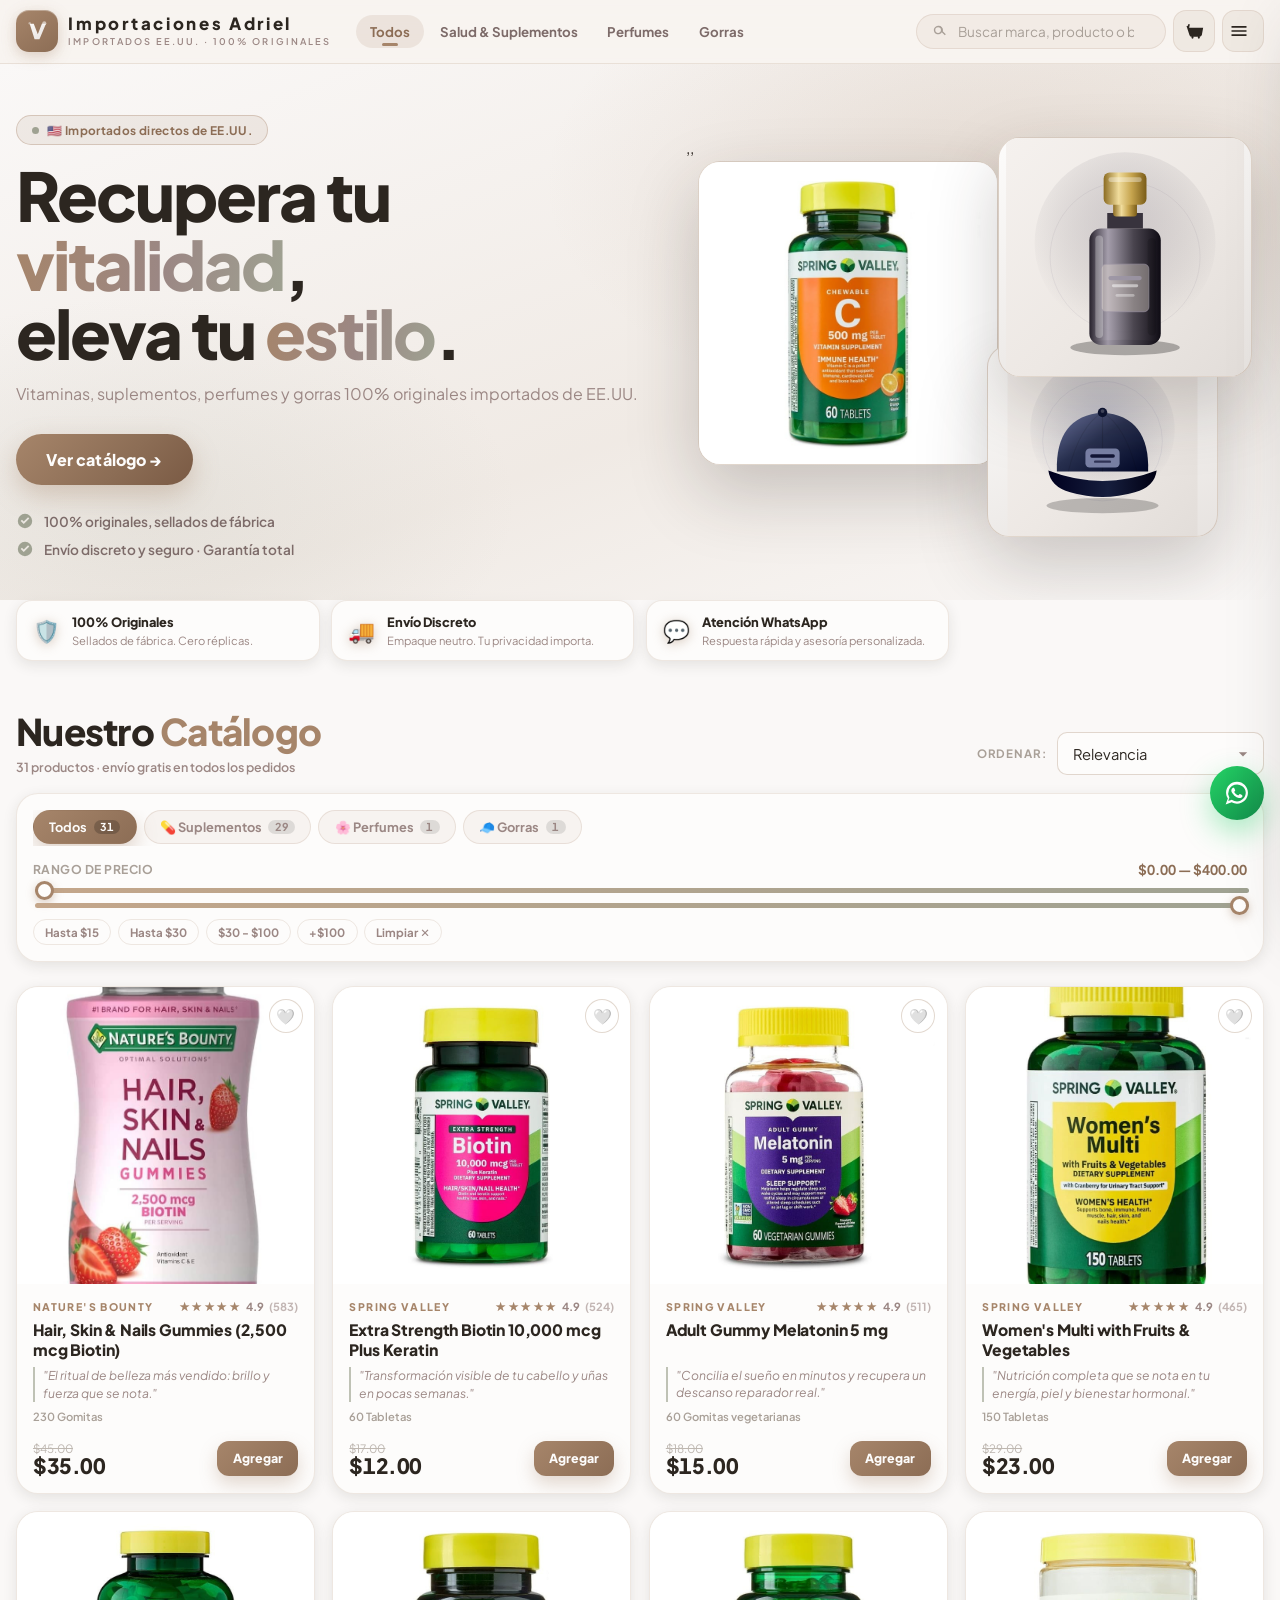
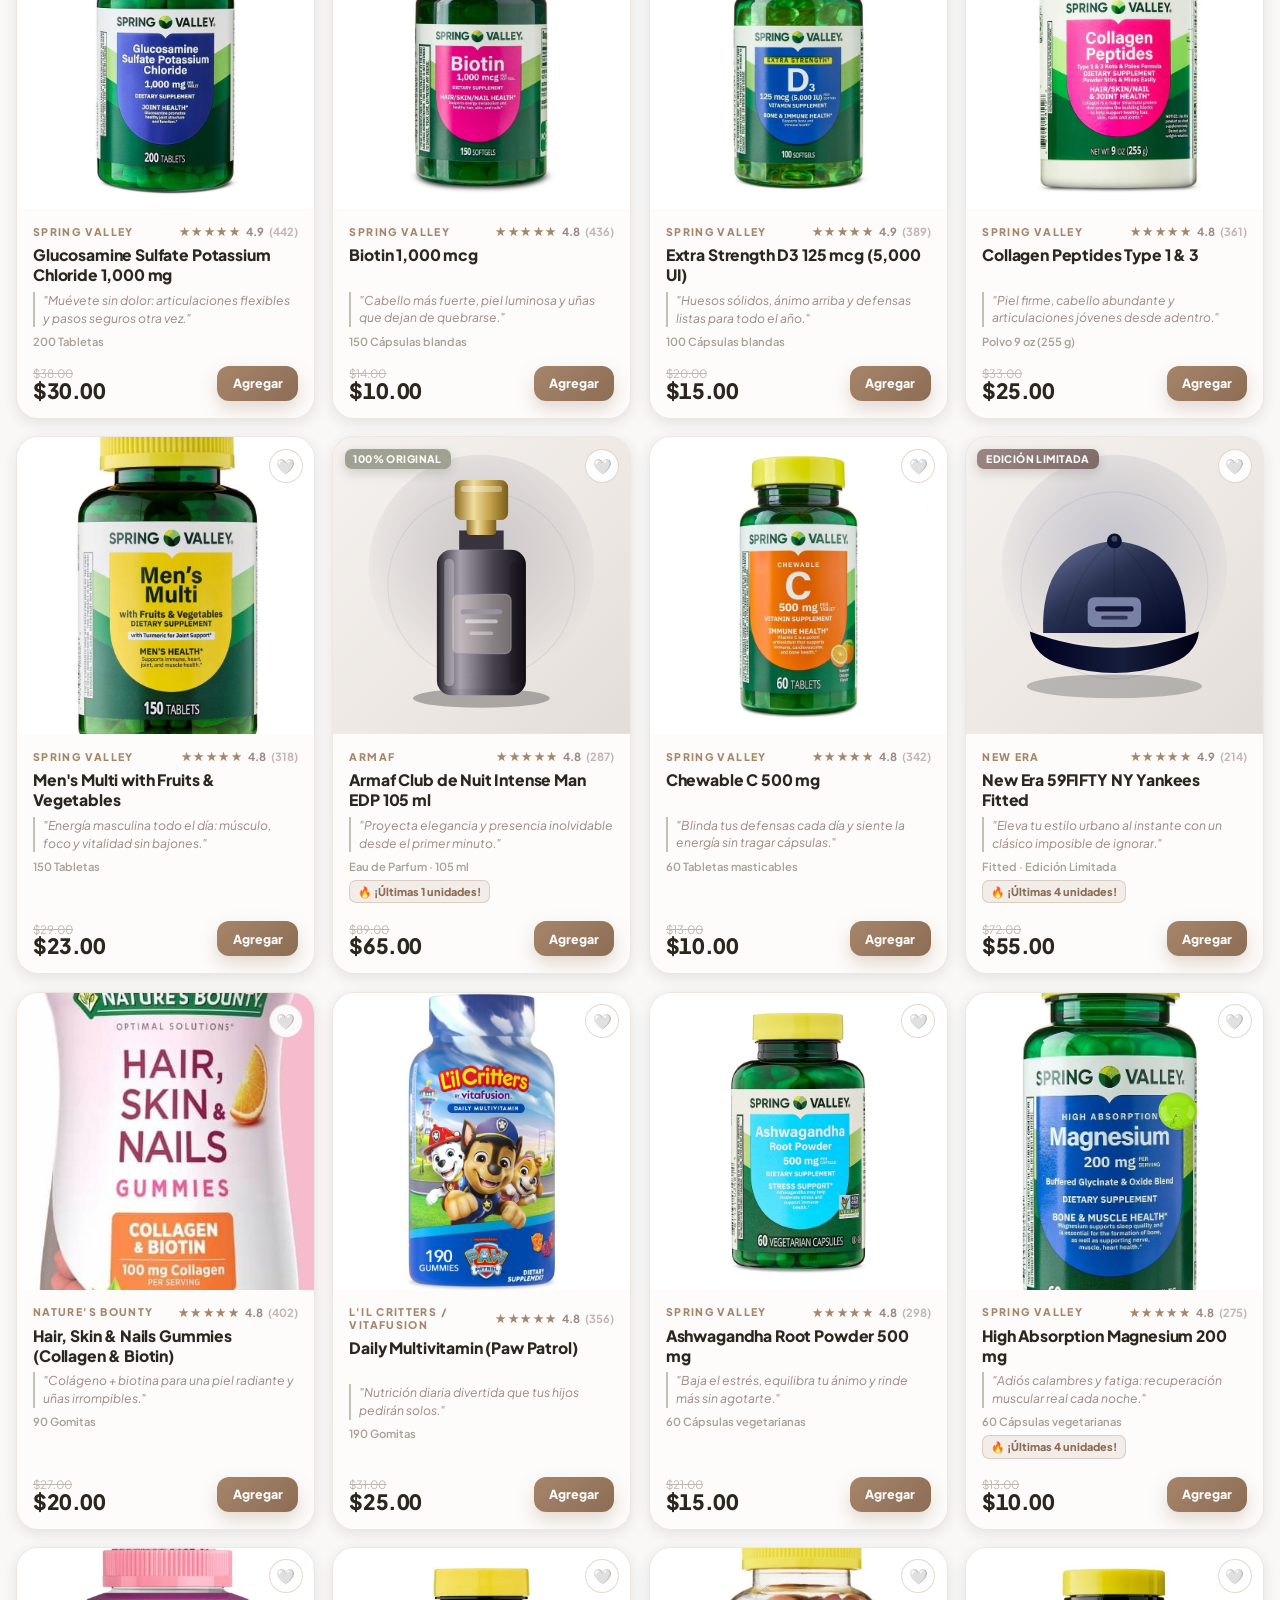
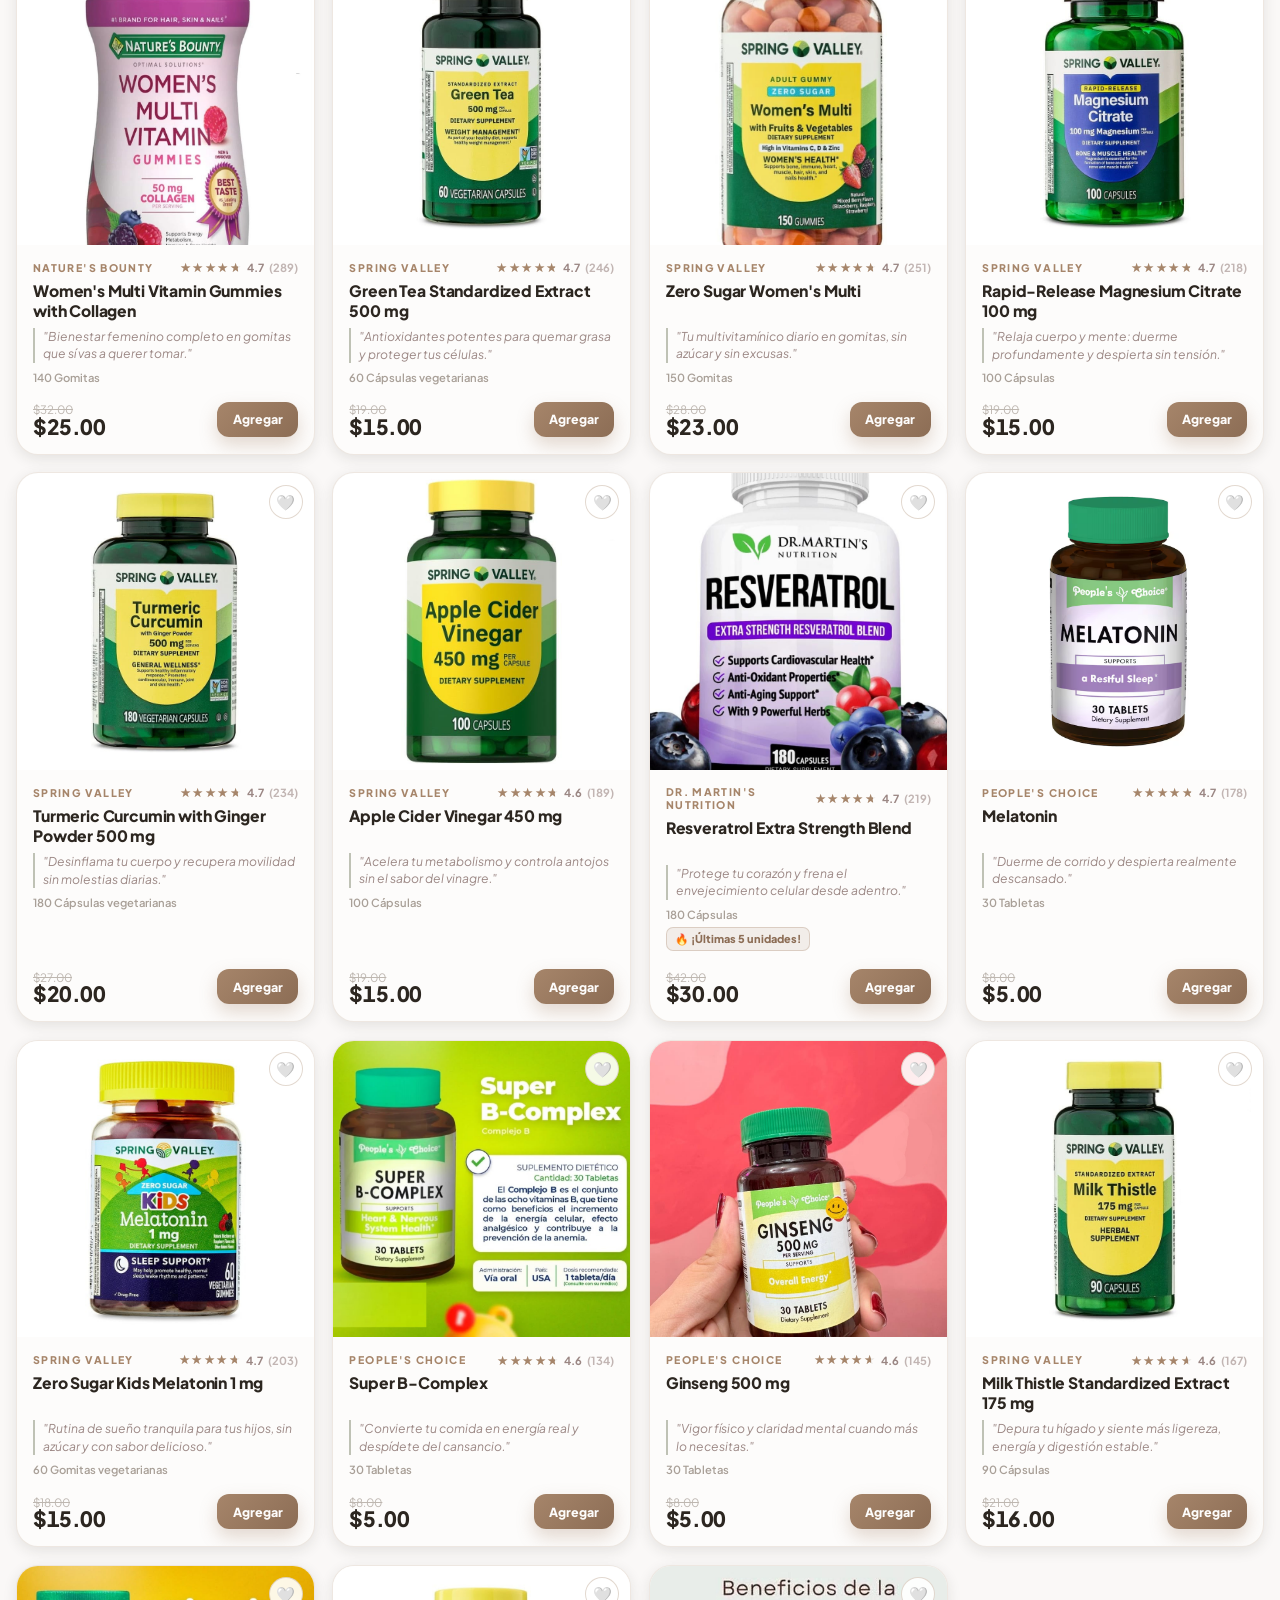
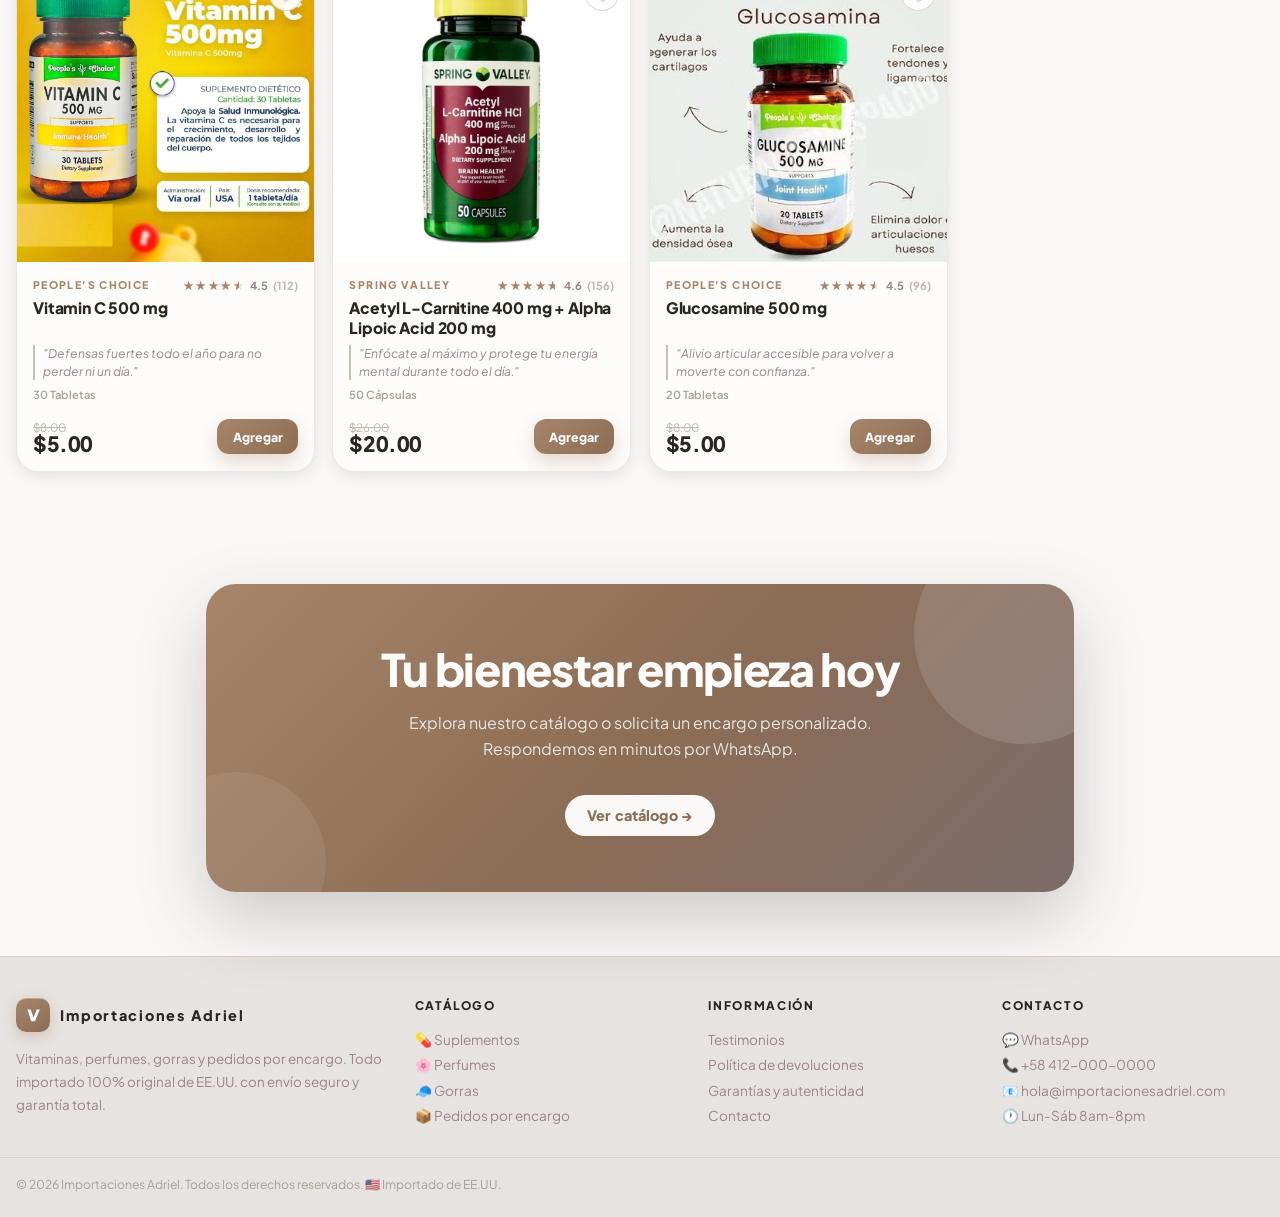
<file: index.html>
<!DOCTYPE html>
<html lang="es">

<head>
  <meta charset="UTF-8" />
  <meta name="viewport" content="width=device-width, initial-scale=1.0" />
  <title>Importaciones Adriel · Productos Importados 100% Originales de EE.UU.</title>
  <meta name="description"
    content="Vitaminas, suplementos, perfumes y gorras importadas 100% originales de EE.UU. Envío seguro y garantía total." />
  <link rel="icon"
    href="data:image/svg+xml,%3Csvg xmlns='http://www.w3.org/2000/svg' viewBox='0 0 64 64'%3E%3Crect width='64' height='64' rx='16' fill='%23A6856A'/%3E%3Cpath d='M16 18h9l11 26 11-26h9L38 50h-10z' fill='%23FDFCFB'/%3E%3C/svg%3E" />
  <link rel="stylesheet" href="styles.css" />
</head>

<body>

  <!-- ══════════ BARRA FLASH (DESACTIVADA; conservar para uso futuro) ══════════
<div class="flashbar" id="flashBar">
  <div class="flashbar-inner">
    <span class="flash-ico">⚡</span>
    <p class="flash-text">
      <strong>OFERTA RELÁMPAGO</strong> · Hasta <strong>-30%</strong> en suplementos, perfumes y gorras seleccionadas
      <span class="flash-timer" id="flashTimer" aria-live="polite">04h 12m 00s</span>
    </p>
    <a href="#tienda" class="flash-cta">Aprovechar ahora →</a>
  </div>
</div> -->

  <!-- ══════════ HEADER ══════════ -->
  <header id="siteHeader" class="hdr">
    <div class="hdr-inner">
      <a href="#" class="brand" aria-label="Importaciones Adriel inicio">
        <span class="brand-mark">
          <svg viewBox="0 0 64 64" aria-hidden="true">
            <defs>
              <linearGradient id="lgBrand" x1="0" y1="0" x2="1" y2="1">
                <stop offset="0" stop-color="#FAF8F7" />
                <stop offset="1" stop-color="#E7E3E0" />
              </linearGradient>
            </defs>
            <path d="M14 14h10l10 26 10-26h10L38 52h-12z" fill="url(#lgBrand)" />
            <circle cx="50" cy="13" r="5" fill="rgba(255,255,255,.55)" />
            <circle cx="14" cy="13" r="3" fill="rgba(255,255,255,.4)" />
          </svg>
        </span>
        <span class="brand-text">Importaciones Adriel<small>Importados EE.UU. · 100% Originales</small></span>
      </a>

      <nav class="nav-desktop" id="navDesktop" aria-label="Categorías">
        <button class="nav-link is-active" data-cat="all">Todos</button>
        <button class="nav-link" data-cat="suplementos">Salud &amp; Suplementos</button>
        <button class="nav-link" data-cat="perfumes">Perfumes</button>
        <button class="nav-link" data-cat="gorras">Gorras</button>
        <!--   <a class="nav-link" href="#encargos">Encargos</a> -->
      </nav>

      <div class="hdr-actions">
        <label class="search-desktop">
          <svg viewBox="0 0 24 24" aria-hidden="true">
            <path d="M10 4a6 6 0 105.2 9l4.3 4.3 1.4-1.4L16.6 11.6A6 6 0 0010 4zm0 2a4 4 0 110 8 4 4 0 010-8z" />
          </svg>
          <input id="searchDesktop" type="search" placeholder="Buscar marca, producto o beneficio…"
            autocomplete="off" />
        </label>
        <button id="cartBtn" class="icon-btn" aria-label="Abrir carrito">
          <svg viewBox="0 0 24 24" aria-hidden="true">
            <path
              d="M7 4h-2l-.6 2H3l3.6 11.2A3 3 0 009.5 19h9a3 3 0 002.9-2.2L23 8H6.2L7 4zm3.2 17.2a1.3 1.3 0 100-2.6 1.3 1.3 0 000 2.6zm7.6 0a1.3 1.3 0 100-2.6 1.3 1.3 0 000 2.6z" />
          </svg>
          <span class="cart-badge" id="cartBadge" style="display:none">0</span>
        </button>
        <button id="menuBtn" class="icon-btn" aria-label="Menú" aria-expanded="false" style="display:flex"
          aria-controls="mobileNav">
          <svg viewBox="0 0 24 24" aria-hidden="true">
            <path d="M3 6h18v2H3zm0 5h18v2H3zm0 5h18v2H3z" />
          </svg>
        </button>
      </div>
    </div>

    <nav class="mobile-nav" id="mobileNav" style="display:none" aria-label="Categorías móvil">
      <button class="nav-link is-active" data-cat="all">Todos</button>
      <button class="nav-link" data-cat="suplementos">💊 Suplementos</button>
      <button class="nav-link" data-cat="perfumes">🌸 Perfumes</button>
      <button class="nav-link" data-cat="gorras">🧢 Gorras</button>
      <!-- <a class="nav-link" href="#encargos">📦 Encargos</a> -->
    </nav>
  </header>

  <!-- ══════════ HERO ══════════ -->
  <section class="hero" aria-label="Bienvenida">
    <div class="hero-bg" aria-hidden="true"></div>
    <div class="hero-inner">
      <div class="hero-copy">
        <span class="pill"><span class="dot"></span>🇺🇸 Importados directos de EE.UU.</span>
        <h1>Recupera tu <em>vitalidad</em>,<br>eleva tu <em>estilo</em>.</h1>
        <p>Vitaminas, suplementos, perfumes y gorras 100% originales importados de EE.UU.</p><!-- Además, gestionamos tus
          pedidos por encargo de Amazon, Shein y más. -->
        <div class="hero-ctas">
          <a href="#tienda" class="btn btn-primary btn-lg">Ver catálogo →</a>
          <!--  <a href="#encargos" class="btn btn-ghost btn-lg">Hacer un encargo</a> -->
        </div>
        <ul class="hero-points" aria-label="Garantías">
          <li><svg viewBox="0 0 20 20">
              <path d="M10 2a8 8 0 100 16A8 8 0 0010 2zm-1.4 11.4L5.2 10l1.4-1.4 2 2 4.8-4.8 1.4 1.4z" />
            </svg>100% originales, sellados de fábrica</li>
          <!-- <li><svg viewBox="0 0 20 20">
              <path d="M10 2a8 8 0 100 16A8 8 0 0010 2zm-1.4 11.4L5.2 10l1.4-1.4 2 2 4.8-4.8 1.4 1.4z" />
            </svg>Gestión de encargos Amazon, Shein y más</li> -->
          <li><svg viewBox="0 0 20 20">
              <path d="M10 2a8 8 0 100 16A8 8 0 0010 2zm-1.4 11.4L5.2 10l1.4-1.4 2 2 4.8-4.8 1.4 1.4z" />
            </svg>Envío discreto y seguro · Garantía total</li>
        </ul>
      </div>
      <div class="hero-art" id="heroArt" aria-hidden="true"></div>
    </div>
  </section>

  <!-- ══════════ TRUST STRIP ══════════ -->
  <div class="trust-strip" role="list" aria-label="Nuestras garantías">
    <div class="trust-item" role="listitem">
      <span class="trust-ico" aria-hidden="true">🛡️</span>
      <div><strong>100% Originales</strong><small>Sellados de fábrica. Cero réplicas.</small></div>
    </div>
    <div class="trust-item" role="listitem">
      <span class="trust-ico" aria-hidden="true">🚚</span>
      <div><strong>Envío Discreto</strong><small>Empaque neutro. Tu privacidad importa.</small></div>
    </div>
    <!--  <div class="trust-item" role="listitem">
      <span class="trust-ico" aria-hidden="true">📦</span>
      <div><strong>Pedidos por Encargo</strong><small>Amazon, Shein, eBay y más.</small></div>
    </div> -->
    <div class="trust-item" role="listitem">
      <span class="trust-ico" aria-hidden="true">💬</span>
      <div><strong>Atención WhatsApp</strong><small>Respuesta rápida y asesoría personalizada.</small></div>
    </div>
  </div>

  <!-- ══════════ TIENDA ══════════ -->
  <section id="tienda" class="shop" aria-label="Catálogo de productos">
    <div class="shop-head">
      <div>
        <h2 class="section-title">Nuestro <span>Catálogo</span></h2>
        <p class="section-sub" id="resultCount">Cargando productos…</p>
      </div>
      <div class="sort-wrap">
        <label for="sortSelect">Ordenar:</label>
        <select id="sortSelect" class="select">
          <option value="relevance">Relevancia</option>
          <option value="price-asc">Precio: menor a mayor</option>
          <option value="price-desc">Precio: mayor a menor</option>
          <option value="rating">Mejor calificados</option>
          <option value="sold">Más vendidos</option>
          <!-- <option value="discount">Mayor descuento</option> -->
        </select>
      </div>
    </div>

    <!-- Toolbar de filtros -->
    <div class="toolbar" role="search" aria-label="Filtros">
      <!-- Búsqueda móvil -->
      <div class="search-mobile">
        <svg viewBox="0 0 24 24" aria-hidden="true">
          <path d="M10 4a6 6 0 105.2 9l4.3 4.3 1.4-1.4L16.6 11.6A6 6 0 0010 4zm0 2a4 4 0 110 8 4 4 0 010-8z" />
        </svg>
        <input id="searchMobile" type="search" placeholder="Buscar productos…" autocomplete="off" aria-label="Buscar" />
      </div>

      <!-- Chips de categoría -->
      <div class="chips" role="group" aria-label="Filtrar por categoría">
        <button class="chip is-active" data-cat="all">Todos <span class="chip-n" data-count="all">0</span></button>
        <button class="chip" data-cat="suplementos">💊 Suplementos <span class="chip-n"
            data-count="suplementos">0</span></button>
        <button class="chip" data-cat="perfumes">🌸 Perfumes <span class="chip-n"
            data-count="perfumes">0</span></button>
        <button class="chip" data-cat="gorras">🧢 Gorras <span class="chip-n" data-count="gorras">0</span></button>
      </div>

      <!-- Filtro de precio -->
      <div class="price-filter" role="group" aria-label="Rango de precio">
        <div class="price-filter-head">
          <span>Rango de precio</span>
          <strong id="priceLabel">$0.00 — $400.00</strong>
        </div>
        <div class="range-row">
          <input type="range" id="priceMin" min="0" max="400" step="5" value="0" aria-label="Precio mínimo" />
          <input type="range" id="priceMax" min="0" max="400" step="5" value="400" aria-label="Precio máximo" />
        </div>
        <div class="quick-ranges" id="quickRanges" role="group" aria-label="Rangos rápidos">
          <button class="mini-chip" data-min="0" data-max="15">Hasta $15</button>
          <button class="mini-chip" data-min="0" data-max="30">Hasta $30</button>
          <button class="mini-chip" data-min="30" data-max="100">$30 - $100</button>
          <button class="mini-chip" data-min="100" data-max="400">+$100</button>
          <button class="mini-chip" id="clearFilters">Limpiar ✕</button>
        </div>
      </div>
    </div>

    <!-- Grid de productos -->
    <div id="productGrid" class="grid-products" role="list" aria-label="Productos"></div>

    <!-- Estado vacío -->
    <div id="emptyState" class="hidden" role="status">
      <span aria-hidden="true">🔍</span>
      <h3>Sin resultados</h3>
      <p>No encontramos productos con tu búsqueda o filtros aplicados.</p>
      <button class="btn btn-ghost" id="emptyReset">Limpiar filtros</button>
    </div>

    <!-- Combo banner (DESACTIVADO; conservar para uso futuro)
  <div class="combo-banner" id="comboBanner" aria-label="Oferta combo">
    <div class="combo-glow" aria-hidden="true"></div>
    <div class="combo-copy">
      <span class="combo-tag">🎁 Combo Especial</span>
      <h3>Lleva 2 suplementos y obtén <strong id="comboDiscLabel">15%</strong> de descuento</h3>
      <p>Combina cualquier suplemento de nuestro catálogo. El descuento se aplica automáticamente al agregar al carrito.</p>
    </div>
    <a href="#tienda" class="btn btn-primary" data-cat="suplementos">Ver suplementos →</a>
  </div> -->
  </section>

  <!-- ══════════ PEDIDOS POR ENCARGO ══════════ -->
  <!-- <section id="encargos" class="encargos-section" aria-label="Pedidos por encargo">
  <div class="encargos-inner">
    <div class="encargo-copy">
      <span class="pill" style="margin-bottom:1rem;"><span class="dot"></span>Nuevo servicio</span>
      <h2>¿Viste algo en <em>Amazon</em> o <em>Shein</em>?</h2>
      <p>Te lo traemos. Gestionamos pedidos por encargo desde las principales plataformas de EE.UU. y el mundo. Solo comparte el link del producto y nosotros nos encargamos de todo.</p>
      <div class="platform-pills" role="list" aria-label="Plataformas disponibles">
        <span class="plat-pill" role="listitem">🛍️ Amazon</span>
        <span class="plat-pill" role="listitem">👗 Shein</span>
        <span class="plat-pill" role="listitem">🛒 eBay</span>
        <span class="plat-pill" role="listitem">🏪 Walmart</span>
        <span class="plat-pill" role="listitem">💄 iHerb</span>
        <span class="plat-pill" role="listitem">📦 Y más...</span>
      </div>
      <ul class="hero-points" style="margin-top:1.5rem;" aria-label="Cómo funciona">
        <li><svg viewBox="0 0 20 20"><path d="M10 2a8 8 0 100 16A8 8 0 0010 2zm-1.4 11.4L5.2 10l1.4-1.4 2 2 4.8-4.8 1.4 1.4z"/></svg>Comparte el link del producto</li>
        <li><svg viewBox="0 0 20 20"><path d="M10 2a8 8 0 100 16A8 8 0 0010 2zm-1.4 11.4L5.2 10l1.4-1.4 2 2 4.8-4.8 1.4 1.4z"/></svg>Te damos el precio final con envío incluido</li>
        <li><svg viewBox="0 0 20 20"><path d="M10 2a8 8 0 100 16A8 8 0 0010 2zm-1.4 11.4L5.2 10l1.4-1.4 2 2 4.8-4.8 1.4 1.4z"/></svg>Confirmamos y te entregamos en tu puerta</li>
      </ul>
    </div>

    <div class="encargo-form-card">
      <h3>📦 Solicitar un encargo</h3>
      <form id="encargoForm" class="form-grid" novalidate>
        <div class="field">
          <label for="encNombre">Tu nombre completo *</label>
          <input class="input" id="encNombre" name="nombre" placeholder="Ej. María González" autocomplete="name" />
          <span class="err-msg hidden" data-err-enc="nombre">Ingresa tu nombre (mín. 3 caracteres).</span>
        </div>
        <div class="field">
          <label for="encTelefono">WhatsApp / Teléfono *</label>
          <input class="input" id="encTelefono" name="telefono" inputmode="tel" placeholder="Ej. +58 412-000-0000" autocomplete="tel" />
          <span class="err-msg hidden" data-err-enc="telefono">Teléfono inválido (mín. 7 dígitos).</span>
        </div>
        <div class="field">
          <label for="encLink">Link del producto *</label>
          <input class="input" id="encLink" name="link" type="url" placeholder="https://www.amazon.com/dp/..." />
          <span class="err-msg hidden" data-err-enc="link">Pega el link completo del producto.</span>
        </div>
        <div class="form-2">
          <div class="field">
            <label for="encPlataforma">Plataforma</label>
            <select class="select" id="encPlataforma" name="plataforma">
              <option value="Amazon">Amazon</option>
              <option value="Shein">Shein</option>
              <option value="eBay">eBay</option>
              <option value="Walmart">Walmart</option>
              <option value="iHerb">iHerb</option>
              <option value="Otra">Otra</option>
            </select>
          </div>
          <div class="field">
            <label for="encCantidad">Cantidad</label>
            <input class="input" id="encCantidad" name="cantidad" type="number" min="1" max="50" value="1" />
          </div>
        </div>
        <div class="field">
          <label for="encNotas">Detalles adicionales (color, talla, variante…)</label>
          <textarea class="textarea" id="encNotas" name="notas" rows="2" placeholder="Talla M, color azul, modelo 2024…"></textarea>
        </div>
        <button type="submit" class="btn btn-primary btn-block btn-lg">
          <svg viewBox="0 0 32 32" style="width:18px;height:18px;fill:currentColor"><path d="M16 3C9 3 3.5 8.5 3.5 15.5c0 2.5.7 4.8 2 6.8L3 29l6.9-2.4c1.8 1 3.9 1.6 6.1 1.6 7 0 12.5-5.5 12.5-12.5S23 3 16 3z"/></svg>
          Enviar solicitud por WhatsApp
        </button>
        <p style="font-size:.74rem;color:var(--clay);text-align:center;margin:0">Tu solicitud se enviará directamente por WhatsApp. Sin pagos por adelantado.</p>
      </form>
    </div>
  </div>
</section> -->

  <!-- ══════════ TESTIMONIOS ══════════ -->
  <!-- <section id="testimonios" class="testimonios-section" aria-label="Testimonios de clientes">
  <div class="testimonios-inner">
    <div class="section-header">
      <p class="eyebrow">Prueba social</p>
      <h2>Miles ya confían en nosotros</h2>
    </div>
    <div class="testimonios-grid">
      <article class="testi-card">
        <div class="testi-stars" aria-label="5 estrellas">★★★★★</div>
        <p class="testi-text">"Recibí mi pedido en 24h, todo perfectamente empacado. El perfume importado original se nota desde el primer uso. ¡100% recomendado!"</p>
        <div class="testi-author">
          <img src="https://i.pravatar.cc/80?img=32" class="testi-avatar" alt="María G." loading="lazy" width="42" height="42" />
          <div><strong>María G.</strong><span>Cliente verificada ✓</span></div>
        </div>
      </article>
      <article class="testi-card">
        <div class="testi-stars" aria-label="5 estrellas">★★★★★</div>
        <p class="testi-text">"Las vitaminas llegaron selladas y con factura de importación. Se nota que son legítimas. Ya hice mi tercer pedido. Envío súper rápido."</p>
        <div class="testi-author">
          <img src="https://i.pravatar.cc/80?img=12" class="testi-avatar" alt="Carlos R." loading="lazy" width="42" height="42" />
          <div><strong>Carlos R.</strong><span>Cliente verificado ✓</span></div>
        </div>
      </article>
      <article class="testi-card">
        <div class="testi-stars" aria-label="5 estrellas">★★★★★</div>
        <p class="testi-text">"Pedí un encargo de Amazon y fue súper fácil. Me mandaron el precio en minutos y en 2 semanas ya tenía mi producto en casa. Excelente servicio."</p>
        <div class="testi-author">
          <img src="https://i.pravatar.cc/80?img=45" class="testi-avatar" alt="Andrea P." loading="lazy" width="42" height="42" />
          <div><strong>Andrea P.</strong><span>Cliente verificada ✓</span></div>
        </div>
      </article>
    </div>
  </div>
</section> -->

  <!-- ══════════ CTA FINAL ══════════ -->
  <section class="cta-section" aria-label="Llamada a la acción">
    <div class="cta-box">
      <div class="cta-inner">
        <h2>Tu bienestar empieza hoy</h2>
        <p>Explora nuestro catálogo o solicita un encargo personalizado. Respondemos en minutos por WhatsApp.</p>
        <div class="cta-btns">
          <a href="#tienda" class="btn"
            style="background:rgba(255,255,255,.95);color:var(--sand-2);font-weight:900;">Ver catálogo →</a>
          <!--   <a href="#encargos" class="btn btn-ghost" style="color:#fff;border-color:rgba(255,255,255,.5);">Hacer un
            encargo</a> -->
        </div>
      </div>
    </div>
  </section>

  <!-- ══════════ FOOTER ══════════ -->
  <footer id="contacto" class="site-footer" role="contentinfo">
    <div class="footer-inner">
      <div>
        <div class="brand" style="margin-bottom:.6rem;">
          <span class="brand-mark" style="width:34px;height:34px;border-radius:10px;">
            <svg viewBox="0 0 64 64" style="width:20px;height:20px;" aria-hidden="true">
              <path d="M14 14h10l10 26 10-26h10L38 52h-12z" fill="white" />
            </svg>
          </span>
          <span class="brand-text" style="font-size:.9rem;letter-spacing:.12em;">Importaciones Adriel</span>
        </div>
        <p class="footer-desc">Vitaminas, perfumes, gorras y pedidos por encargo. Todo importado 100% original de EE.UU.
          con envío seguro y garantía total.</p>
      </div>
      <div>
        <h4>Catálogo</h4>
        <a href="#tienda" class="footer-link" data-cat="suplementos">💊 Suplementos</a>
        <a href="#tienda" class="footer-link" data-cat="perfumes">🌸 Perfumes</a>
        <a href="#tienda" class="footer-link" data-cat="gorras">🧢 Gorras</a>
        <a href="#encargos" class="footer-link">📦 Pedidos por encargo</a>
      </div>
      <div>
        <h4>Información</h4>
        <a href="#testimonios" class="footer-link">Testimonios</a>
        <a href="#" class="footer-link">Política de devoluciones</a>
        <a href="#" class="footer-link">Garantías y autenticidad</a>
        <a href="#contacto" class="footer-link">Contacto</a>
      </div>
      <div>
        <h4>Contacto</h4>
        <a id="footerWhats" href="#" class="footer-link" target="_blank" rel="noopener">💬 WhatsApp</a>
        <span class="footer-link" style="cursor:default">📞 +58 412-000-0000</span>
        <span class="footer-link" style="cursor:default">📧 hola@importacionesadriel.com</span>
        <span class="footer-link" style="cursor:default">🕐 Lun-Sáb 8am-8pm</span>
      </div>
    </div>
    <div class="footer-bottom">
      <p>© <span id="year"></span> Importaciones Adriel. Todos los derechos reservados. 🇺🇸 Importado de EE.UU.</p>
    </div>
  </footer>

  <!-- ══════════ OVERLAY ══════════ -->
  <div class="overlay" id="overlay" aria-hidden="true"></div>

  <!-- ══════════ DRAWER CARRITO ══════════ -->
  <aside class="drawer" id="cartDrawer" role="dialog" aria-modal="true" aria-label="Carrito de compras">
    <div class="drawer-head">
      <div>
        <h3>🛒 Mi Carrito</h3>
        <p id="drawerCount">0 productos</p>
      </div>
      <button class="close-btn" data-close="cartDrawer" aria-label="Cerrar carrito">✕</button>
    </div>

    <div id="shipProgress" class="ship-progress">
      <p id="shipMsg">¡Agrega <strong>$100.00</strong> más para obtener <strong>ENVÍO GRATIS</strong>!</p>
      <div class="bar" id="shipBarWrap"><span id="shipBar"></span></div>
    </div>

    <div class="drawer-body" id="cartItems"></div>

    <div class="drawer-empty hidden" id="cartEmpty">
      <span aria-hidden="true">🛒</span>
      <h4>Tu carrito está vacío</h4>
      <p>Agrega productos para comenzar tu pedido.</p>
      <button class="btn btn-primary" data-close="cartDrawer">Explorar catálogo</button>
    </div>

    <div class="drawer-foot" id="cartFoot">
      <div id="comboNote" class="combo-note hidden"></div>
      <div class="sum-row"><span>Subtotal</span><strong id="sumSubtotal">$0.00</strong></div>
      <div class="sum-row discount" id="rowCombo" style="display:none"><span>Descuento combo</span><strong
          id="sumCombo">-$0.00</strong></div>
      <div class="sum-row"><span>Envío <small>(gratis en todos los pedidos)</small></span><strong
          id="sumShip">$0.00</strong></div>
      <div class="sum-row total"><span>Total</span><strong id="sumTotal">$0.00</strong></div>
      <button class="btn btn-primary btn-block btn-lg" id="goCheckout">Finalizar pedido por WhatsApp</button>
    </div>
  </aside>

  <!-- ══════════ MODAL VISTA RÁPIDA ══════════ -->
  <div class="modal" id="quickModal" role="dialog" aria-modal="true" aria-label="Vista rápida del producto">
    <div class="modal-card modal-lg">
      <button class="close-btn abs" data-close="quickModal" aria-label="Cerrar">✕</button>
      <div id="quickBody"></div>
    </div>
  </div>

  <!-- ══════════ MODAL CHECKOUT ══════════ -->
  <div class="modal" id="checkoutModal" role="dialog" aria-modal="true" aria-label="Finalizar pedido">
    <div class="modal-card modal-lg">
      <button class="close-btn abs" data-close="checkoutModal" aria-label="Cerrar">✕</button>
      <div id="checkoutBody"></div>
    </div>
  </div>

  <!-- ══════════ PRUEBA SOCIAL ══════════ -->
  <!-- <div class="proof" id="proofBox" aria-live="polite" aria-label="Actividad reciente"></div> -->

  <!-- ══════════ TOASTS ══════════ -->
  <div class="toasts" id="toastBox" aria-live="polite" aria-label="Notificaciones"></div>

  <!-- ══════════ WHATSAPP FLOTANTE ══════════ -->
  <a href="#" id="waFloat" class="wa-float" target="_blank" rel="noopener" aria-label="Contactar por WhatsApp">
    <svg viewBox="0 0 32 32" aria-hidden="true">
      <path
        d="M16 3C9 3 3.5 8.5 3.5 15.5c0 2.5.7 4.8 2 6.8L3 29l6.9-2.4c1.8 1 3.9 1.6 6.1 1.6 7 0 12.5-5.5 12.5-12.5S23 3 16 3zm0 22.6c-2 0-3.9-.6-5.5-1.6l-.4-.2-4.1 1.4 1.4-4-.3-.4a10 10 0 1118.9-5.3c0 5.5-4.5 10.1-10 10.1zm5.6-7.4c-.3-.2-1.8-.9-2.1-1s-.5-.2-.7.1-.8 1-1 1.2-.4.2-.7.1a8.2 8.2 0 01-2.4-1.5 9 9 0 01-1.7-2.1c-.2-.3 0-.5.1-.6l.5-.6.3-.5v-.5l-1-2.2c-.2-.5-.5-.5-.7-.5h-.6a1.2 1.2 0 00-.9.4A3.6 3.6 0 009.5 13c0 1.5 1.1 3 1.3 3.2s2.2 3.5 5.4 4.8c2 .8 2.8.9 3.8.8.6-.1 1.8-.7 2-1.4s.3-1.3.2-1.4z" />
    </svg>
  </a>

  <script src="js/art-engine.js"></script>
  <script src="js/common.js"></script>
  <script src="js/store.js"></script>
</body>

</html>
</file>
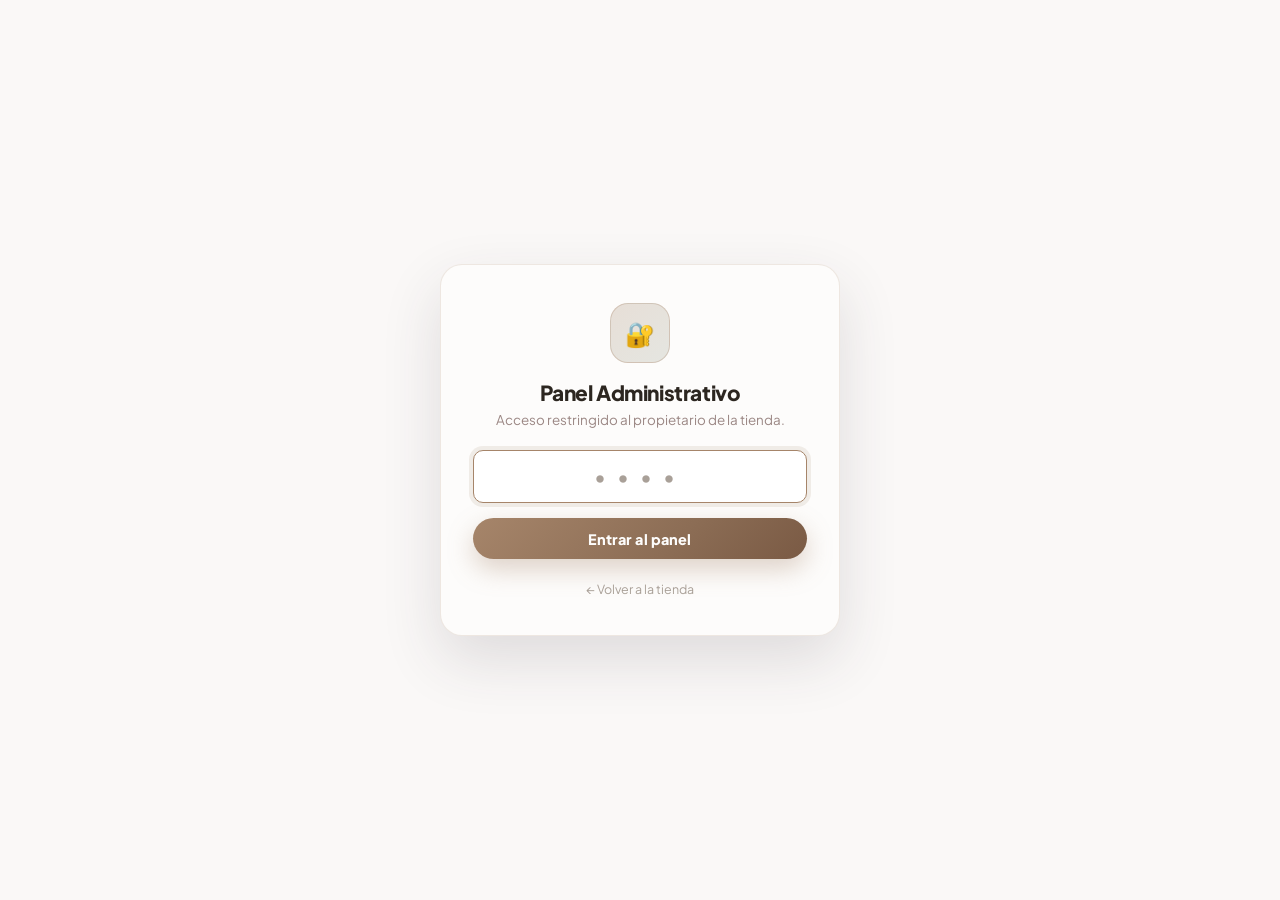
<file: admin.html>
<!DOCTYPE html>
<html lang="es">

<head>
  <meta charset="UTF-8" />
  <meta name="viewport" content="width=device-width, initial-scale=1.0" />
  <title>Panel Administrativo · Importaciones Adriel</title>
  <!-- Enlace privado del dueño: no indexar en buscadores -->
  <meta name="robots" content="noindex, nofollow" />
  <link rel="icon"
    href="data:image/svg+xml,%3Csvg xmlns='http://www.w3.org/2000/svg' viewBox='0 0 64 64'%3E%3Crect width='64' height='64' rx='16' fill='%23A6856A'/%3E%3Cpath d='M16 18h9l11 26 11-26h9L38 50h-10z' fill='%23FDFCFB'/%3E%3C/svg%3E" />
  <link rel="stylesheet" href="styles.css" />
</head>

<body class="adm-page">

  <!-- ══════════ ACCESO (PIN) ══════════ -->
  <div id="admLogin" class="adm-login-wrap hidden">
    <div class="adm-login-card">
      <span class="pin-lock" aria-hidden="true">🔐</span>
      <h1>Panel Administrativo</h1>
      <p>Acceso restringido al propietario de la tienda.</p>
      <input id="pinInput" type="password" inputmode="numeric" maxlength="8" class="input"
        style="text-align:center;font-size:1.4rem;letter-spacing:.5em;" placeholder="••••" aria-label="PIN" />
      <p class="pin-error hidden" id="pinError">PIN incorrecto. Intenta de nuevo.</p>
      <button class="btn btn-primary btn-block" id="pinSubmit">Entrar al panel</button>
      <a class="adm-back" href="index.html">← Volver a la tienda</a>
    </div>
  </div>

  <!-- ══════════ PANEL ══════════ -->
  <div id="admPanel" class="adm-panel hidden">
    <div class="adm-topbar">
      <div class="adm-topbar-inner">
        <div>
          <strong>⚙️ Panel Administrativo</strong>
          <span id="admStoreName">Importaciones Adriel</span>
        </div>
        <div style="display:flex;gap:.5rem;flex-wrap:wrap">
          <a class="btn btn-ghost btn-sm" href="index.html" target="_blank" rel="noopener">👁 Ver tienda</a>
          <button class="btn btn-ghost btn-sm" id="admLogout">Cerrar sesión</button>
        </div>
      </div>
    </div>
    <div class="adm-container">
      <div id="adminBody"></div>
    </div>
  </div>

  <!-- Importar catálogo / clientes JSON -->
  <input type="file" id="importFile" accept=".json,application/json" style="display:none" />
  <input type="file" id="importClientesFile" accept=".json,application/json" style="display:none" />

  <!-- ══════════ TOASTS ══════════ -->
  <div class="toasts" id="toastBox" aria-live="polite" aria-label="Notificaciones"></div>

  <script src="js/art-engine.js"></script>
  <script src="js/common.js"></script>
  <script src="js/admin.js"></script>
</body>

</html>
</file>
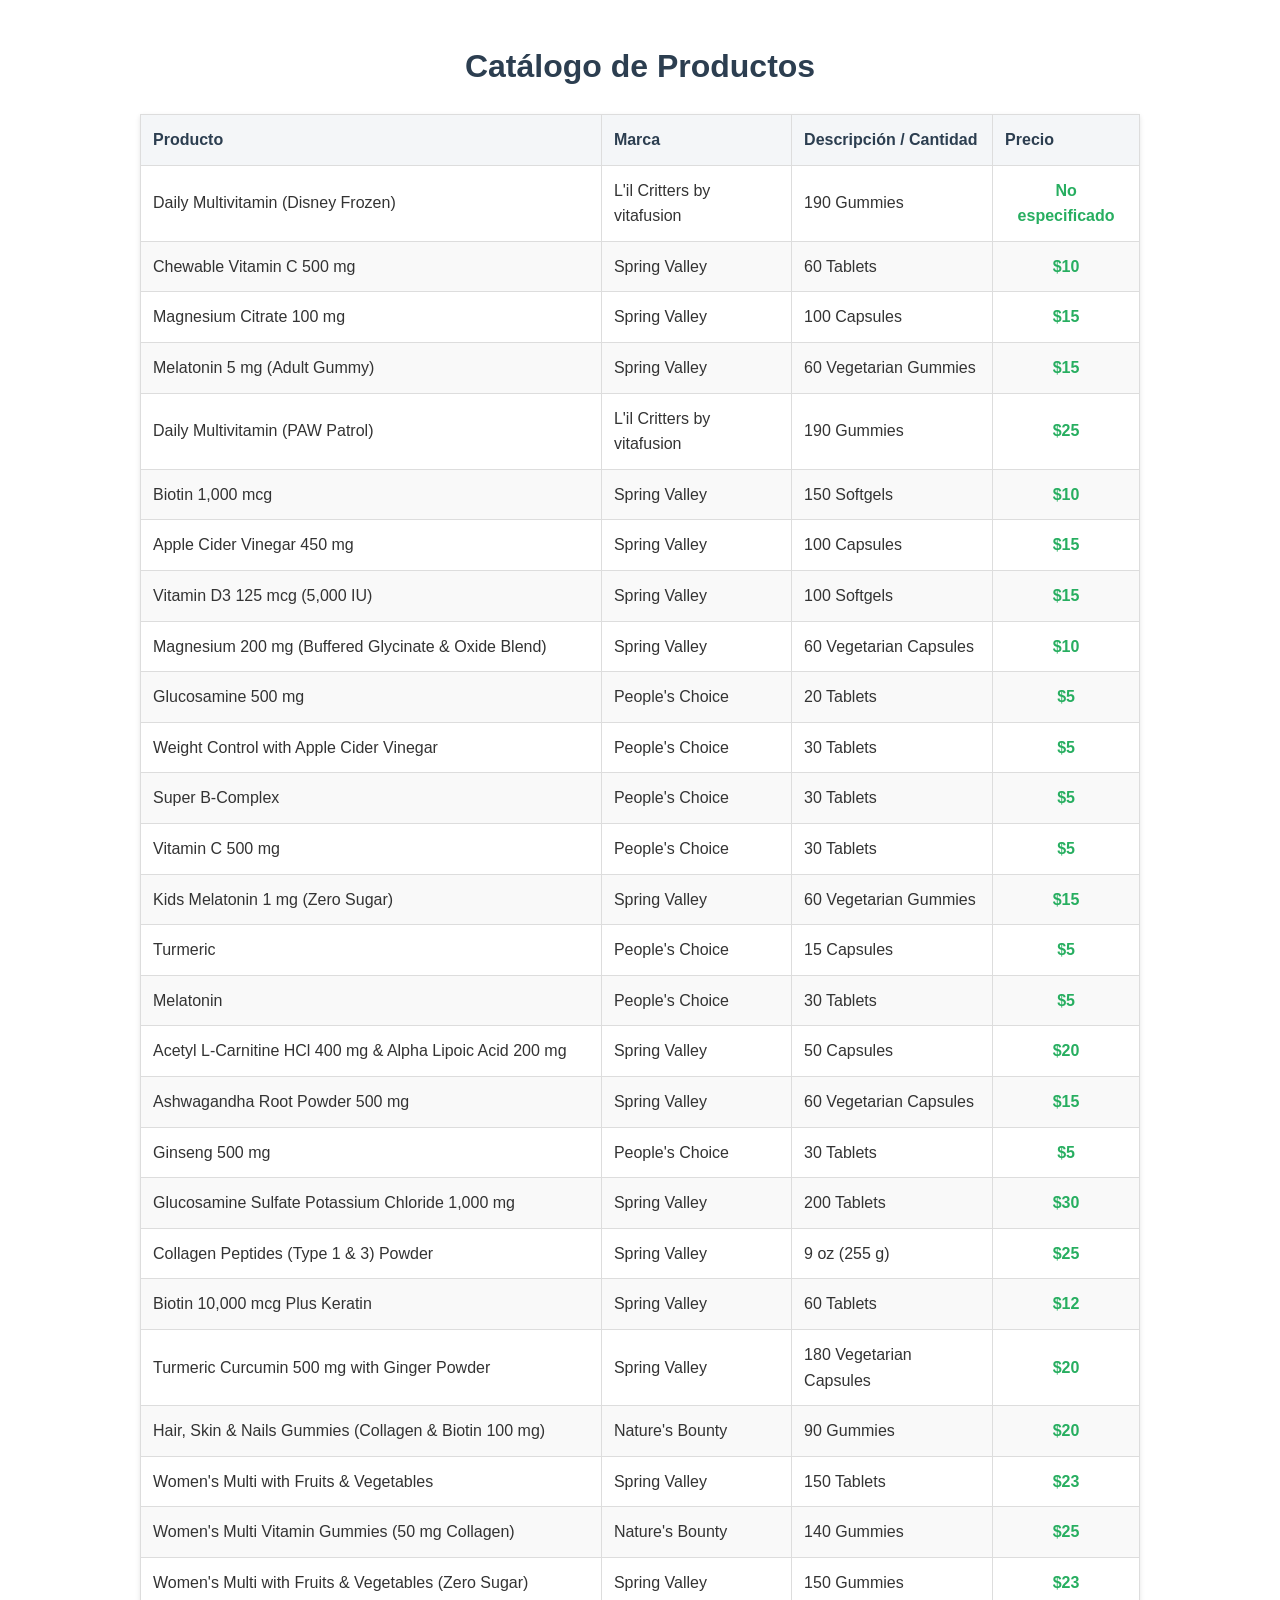
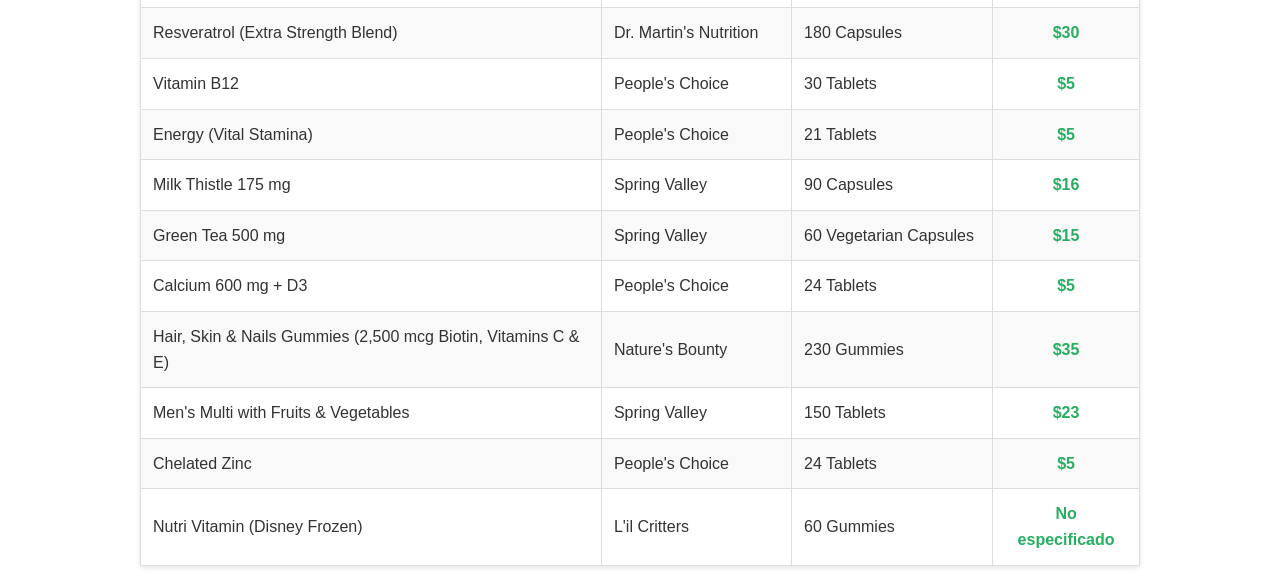
<file: listaProductos.html>
<!DOCTYPE html>
<html lang="es">
<head>
<meta charset="UTF-8">
<meta name="viewport" content="width=device-width, initial-scale=1.0">
<title>Catálogo de Vitaminas y Suplementos</title>
<style>
    body {
        font-family: Arial, sans-serif;
        line-height: 1.6;
        color: #333;
        max-width: 1000px;
        margin: 0 auto;
        padding: 20px;
    }
    h1 {
        text-align: center;
        color: #2c3e50;
    }
    table {
        width: 100%;
        border-collapse: collapse;
        margin-top: 20px;
        box-shadow: 0 2px 5px rgba(0,0,0,0.1);
    }
    th, td {
        border: 1px solid #ddd;
        padding: 12px;
        text-align: left;
    }
    th {
        background-color: #f4f6f8;
        color: #2c3e50;
        font-weight: bold;
    }
    tr:nth-child(even) {
        background-color: #f9f9f9;
    }
    tr:hover {
        background-color: #f1f1f1;
    }
    .price {
        font-weight: bold;
        color: #27ae60;
        text-align: center;
    }
</style>
</head>
<body>

    <h1>Catálogo de Productos</h1>

    <table>
        <thead>
            <tr>
                <th>Producto</th>
                <th>Marca</th>
                <th>Descripción / Cantidad</th>
                <th>Precio</th>
            </tr>
        </thead>
        <tbody>
            <tr>
                <td>Daily Multivitamin (Disney Frozen)</td>
                <td>L'il Critters by vitafusion</td>
                <td>190 Gummies</td>
                <td class="price">No especificado</td>
            </tr>
            <tr>
                <td>Chewable Vitamin C 500 mg</td>
                <td>Spring Valley</td>
                <td>60 Tablets</td>
                <td class="price">$10</td>
            </tr>
            <tr>
                <td>Magnesium Citrate 100 mg</td>
                <td>Spring Valley</td>
                <td>100 Capsules</td>
                <td class="price">$15</td>
            </tr>
            <tr>
                <td>Melatonin 5 mg (Adult Gummy)</td>
                <td>Spring Valley</td>
                <td>60 Vegetarian Gummies</td>
                <td class="price">$15</td>
            </tr>
            <tr>
                <td>Daily Multivitamin (PAW Patrol)</td>
                <td>L'il Critters by vitafusion</td>
                <td>190 Gummies</td>
                <td class="price">$25</td>
            </tr>
            <tr>
                <td>Biotin 1,000 mcg</td>
                <td>Spring Valley</td>
                <td>150 Softgels</td>
                <td class="price">$10</td>
            </tr>
            <tr>
                <td>Apple Cider Vinegar 450 mg</td>
                <td>Spring Valley</td>
                <td>100 Capsules</td>
                <td class="price">$15</td>
            </tr>
            <tr>
                <td>Vitamin D3 125 mcg (5,000 IU)</td>
                <td>Spring Valley</td>
                <td>100 Softgels</td>
                <td class="price">$15</td>
            </tr>
            <tr>
                <td>Magnesium 200 mg (Buffered Glycinate & Oxide Blend)</td>
                <td>Spring Valley</td>
                <td>60 Vegetarian Capsules</td>
                <td class="price">$10</td>
            </tr>
            <tr>
                <td>Glucosamine 500 mg</td>
                <td>People's Choice</td>
                <td>20 Tablets</td>
                <td class="price">$5</td>
            </tr>
            <tr>
                <td>Weight Control with Apple Cider Vinegar</td>
                <td>People's Choice</td>
                <td>30 Tablets</td>
                <td class="price">$5</td>
            </tr>
            <tr>
                <td>Super B-Complex</td>
                <td>People's Choice</td>
                <td>30 Tablets</td>
                <td class="price">$5</td>
            </tr>
            <tr>
                <td>Vitamin C 500 mg</td>
                <td>People's Choice</td>
                <td>30 Tablets</td>
                <td class="price">$5</td>
            </tr>
            <tr>
                <td>Kids Melatonin 1 mg (Zero Sugar)</td>
                <td>Spring Valley</td>
                <td>60 Vegetarian Gummies</td>
                <td class="price">$15</td>
            </tr>
            <tr>
                <td>Turmeric</td>
                <td>People's Choice</td>
                <td>15 Capsules</td>
                <td class="price">$5</td>
            </tr>
            <tr>
                <td>Melatonin</td>
                <td>People's Choice</td>
                <td>30 Tablets</td>
                <td class="price">$5</td>
            </tr>
            <tr>
                <td>Acetyl L-Carnitine HCl 400 mg & Alpha Lipoic Acid 200 mg</td>
                <td>Spring Valley</td>
                <td>50 Capsules</td>
                <td class="price">$20</td>
            </tr>
            <tr>
                <td>Ashwagandha Root Powder 500 mg</td>
                <td>Spring Valley</td>
                <td>60 Vegetarian Capsules</td>
                <td class="price">$15</td>
            </tr>
            <tr>
                <td>Ginseng 500 mg</td>
                <td>People's Choice</td>
                <td>30 Tablets</td>
                <td class="price">$5</td>
            </tr>
            <tr>
                <td>Glucosamine Sulfate Potassium Chloride 1,000 mg</td>
                <td>Spring Valley</td>
                <td>200 Tablets</td>
                <td class="price">$30</td>
            </tr>
            <tr>
                <td>Collagen Peptides (Type 1 & 3) Powder</td>
                <td>Spring Valley</td>
                <td>9 oz (255 g)</td>
                <td class="price">$25</td>
            </tr>
            <tr>
                <td>Biotin 10,000 mcg Plus Keratin</td>
                <td>Spring Valley</td>
                <td>60 Tablets</td>
                <td class="price">$12</td>
            </tr>
            <tr>
                <td>Turmeric Curcumin 500 mg with Ginger Powder</td>
                <td>Spring Valley</td>
                <td>180 Vegetarian Capsules</td>
                <td class="price">$20</td>
            </tr>
            <tr>
                <td>Hair, Skin & Nails Gummies (Collagen & Biotin 100 mg)</td>
                <td>Nature's Bounty</td>
                <td>90 Gummies</td>
                <td class="price">$20</td>
            </tr>
            <tr>
                <td>Women's Multi with Fruits & Vegetables</td>
                <td>Spring Valley</td>
                <td>150 Tablets</td>
                <td class="price">$23</td>
            </tr>
            <tr>
                <td>Women's Multi Vitamin Gummies (50 mg Collagen)</td>
                <td>Nature's Bounty</td>
                <td>140 Gummies</td>
                <td class="price">$25</td>
            </tr>
            <tr>
                <td>Women's Multi with Fruits & Vegetables (Zero Sugar)</td>
                <td>Spring Valley</td>
                <td>150 Gummies</td>
                <td class="price">$23</td>
            </tr>
            <tr>
                <td>Resveratrol (Extra Strength Blend)</td>
                <td>Dr. Martin's Nutrition</td>
                <td>180 Capsules</td>
                <td class="price">$30</td>
            </tr>
            <tr>
                <td>Vitamin B12</td>
                <td>People's Choice</td>
                <td>30 Tablets</td>
                <td class="price">$5</td>
            </tr>
            <tr>
                <td>Energy (Vital Stamina)</td>
                <td>People's Choice</td>
                <td>21 Tablets</td>
                <td class="price">$5</td>
            </tr>
            <tr>
                <td>Milk Thistle 175 mg</td>
                <td>Spring Valley</td>
                <td>90 Capsules</td>
                <td class="price">$16</td>
            </tr>
            <tr>
                <td>Green Tea 500 mg</td>
                <td>Spring Valley</td>
                <td>60 Vegetarian Capsules</td>
                <td class="price">$15</td>
            </tr>
            <tr>
                <td>Calcium 600 mg + D3</td>
                <td>People's Choice</td>
                <td>24 Tablets</td>
                <td class="price">$5</td>
            </tr>
            <tr>
                <td>Hair, Skin & Nails Gummies (2,500 mcg Biotin, Vitamins C & E)</td>
                <td>Nature's Bounty</td>
                <td>230 Gummies</td>
                <td class="price">$35</td>
            </tr>
            <tr>
                <td>Men's Multi with Fruits & Vegetables</td>
                <td>Spring Valley</td>
                <td>150 Tablets</td>
                <td class="price">$23</td>
            </tr>
            <tr>
                <td>Chelated Zinc</td>
                <td>People's Choice</td>
                <td>24 Tablets</td>
                <td class="price">$5</td>
            </tr>
            <tr>
                <td>Nutri Vitamin (Disney Frozen)</td>
                <td>L'il Critters</td>
                <td>60 Gummies</td>
                <td class="price">No especificado</td>
            </tr>
        </tbody>
    </table>

</body>
</html>
</file>
<file: styles.css>
﻿/* ═══════════════════════════════════════════════════════════
   Importaciones Adriel · styles.css
   Paleta cálida: arena, piedra, salvia
   sand #A6856A · pearl #E7E3E0 · stone #A9A098
   clay #9B8784 · sage #9FA292
   ═══════════════════════════════════════════════════════════ */
@import url('https://fonts.googleapis.com/css2?family=Plus+Jakarta+Sans:wght@300;400;500;600;700;800;900&display=swap');

:root {
  --sand: #A6856A;
  --sand-2: #8C6D55;
  --sand-light: #C4A68A;
  --pearl: #E7E3E0;
  --pearl-2: #F5F2F0;
  --pearl-3: #FAF8F7;
  --stone: #A9A098;
  --stone-2: #8E8880;
  --clay: #9B8784;
  --clay-2: #7D6B69;
  --sage: #9FA292;
  --sage-2: #7E8572;
  --sage-light: #BFC2B5;
  --ink: #2C2620;
  --ink-2: #3D3530;
  --white: #FDFCFB;
  --line: rgba(166,133,106,.18);
  --line-2: rgba(166,133,106,.32);
  --shadow-sm: 0 4px 14px rgba(44,38,32,.10);
  --shadow-md: 0 14px 34px rgba(44,38,32,.14);
  --shadow-lg: 0 28px 70px rgba(44,38,32,.22);
  --r-sm: 10px; --r-md: 16px; --r-lg: 22px; --r-xl: 30px;
  --ease: cubic-bezier(.22,.9,.28,1);
}

*, *::before, *::after { box-sizing: border-box; }
html { scroll-behavior: smooth; -webkit-text-size-adjust: 100%; }
body {
  margin: 0;
  background: var(--pearl-3);
  color: var(--ink);
  font-family: 'Plus Jakarta Sans', system-ui, sans-serif;
  min-height: 100vh;
  overflow-x: hidden;
  -webkit-font-smoothing: antialiased;
}
body.no-scroll { overflow: hidden; }
img, svg { display: block; max-width: 100%; }
button, input, select, textarea { font-family: inherit; font-size: inherit; color: inherit; }
button { cursor: pointer; border: 0; background: none; }
a { color: inherit; text-decoration: none; }
.hidden { display: none !important; }

/* ── Scrollbars ── */
.scroll-slim::-webkit-scrollbar { width: 6px; height: 6px; }
.scroll-slim::-webkit-scrollbar-track { background: rgba(166,133,106,.08); border-radius: 20px; }
.scroll-slim::-webkit-scrollbar-thumb { background: linear-gradient(var(--sand), var(--sage)); border-radius: 20px; }

/* ═══ BOTONES ═══ */
.btn {
  display: inline-flex; align-items: center; justify-content: center; gap: .5rem;
  padding: .72rem 1.35rem; border-radius: 999px; font-weight: 800; font-size: .9rem;
  letter-spacing: .01em; transition: transform .22s var(--ease), box-shadow .22s var(--ease), background .22s, color .22s, opacity .2s;
  white-space: nowrap; position: relative; overflow: hidden;
}
.btn:active { transform: scale(.97); }
.btn-primary { background: linear-gradient(135deg,var(--sand),var(--sand-2) 60%,#7A5A44); color: var(--white); box-shadow: 0 10px 26px rgba(166,133,106,.36); }
.btn-primary:hover { transform: translateY(-2px); box-shadow: 0 16px 34px rgba(166,133,106,.44); }
.btn-primary::after { content: ""; position: absolute; inset: 0; background: linear-gradient(100deg,transparent 20%,rgba(255,255,255,.4) 50%,transparent 80%); transform: translateX(-120%); }
.btn-primary:hover::after { animation: shimmer .85s var(--ease) forwards; }
.btn-ghost { background: rgba(166,133,106,.1); color: var(--ink); border: 1px solid var(--line-2); }
.btn-ghost:hover { background: rgba(166,133,106,.2); transform: translateY(-2px); }
.btn-sage { background: linear-gradient(135deg,var(--sage),var(--sage-2)); color: var(--white); box-shadow: 0 10px 26px rgba(159,162,146,.3); }
.btn-sage:hover { transform: translateY(-2px); box-shadow: 0 16px 34px rgba(159,162,146,.4); }
.btn-danger { background: rgba(180,60,60,.1); color: #C04444; border: 1px solid rgba(180,60,60,.3); }
.btn-danger:hover { background: rgba(180,60,60,.2); }
.btn-lg { padding: .95rem 1.9rem; font-size: 1rem; }
.btn-sm { padding: .5rem 1rem; font-size: .8rem; }
.btn-block { width: 100%; }
.btn:disabled { opacity: .45; cursor: not-allowed; transform: none !important; }

/* ═══ INPUTS ═══ */
.input, .select, .textarea {
  width: 100%; background: var(--white); border: 1.5px solid var(--line-2);
  border-radius: var(--r-sm); padding: .72rem .95rem; outline: none;
  transition: border-color .2s, box-shadow .2s, background .2s; font-size: .92rem; color: var(--ink);
}
.input::placeholder, .textarea::placeholder { color: var(--stone); }
.input:focus, .select:focus, .textarea:focus { border-color: var(--sand); box-shadow: 0 0 0 4px rgba(166,133,106,.14); background: #fff; }
.select { appearance: none; background-image: url("data:image/svg+xml,%3Csvg xmlns='http://www.w3.org/2000/svg' viewBox='0 0 24 24' fill='%239B8784'%3E%3Cpath d='M7 10l5 5 5-5z'/%3E%3C/svg%3E"); background-repeat: no-repeat; background-position: right .6rem center; background-size: 20px; padding-right: 2.2rem; }
.select option { background: #fff; color: var(--ink); }
.textarea { min-height: 88px; resize: vertical; }
.field { display: flex; flex-direction: column; gap: .35rem; }
.field > label { font-size: .74rem; font-weight: 700; letter-spacing: .06em; text-transform: uppercase; color: var(--clay); }
.err-msg { font-size: .72rem; color: #C04444; font-weight: 600; }
.input.is-invalid, .textarea.is-invalid { border-color: #C04444; box-shadow: 0 0 0 4px rgba(192,68,68,.12); }

/* ═══ FLASH BAR ═══ */
.flashbar { background: linear-gradient(90deg, var(--sand), var(--sand-2) 40%, var(--clay)); color: var(--white); position: relative; z-index: 45; }
.flashbar-inner { max-width: 1400px; margin: 0 auto; padding: .5rem 1rem; display: flex; align-items: center; gap: .7rem; justify-content: center; text-align: center; }
.flash-ico { font-size: 1rem; animation: flashPulse 1.4s infinite; }
.flash-text { font-size: .78rem; font-weight: 600; margin: 0; display: flex; align-items: center; gap: .5rem; flex-wrap: wrap; justify-content: center; }
.flash-timer { font-variant-numeric: tabular-nums; background: rgba(0,0,0,.28); color: var(--pearl); padding: .15rem .55rem; border-radius: 999px; font-weight: 800; letter-spacing: .04em; animation: tick 1s infinite; }
.flash-cta { font-size: .76rem; font-weight: 900; text-decoration: underline; text-underline-offset: 3px; white-space: nowrap; }
@media (max-width:560px){ .flash-cta { display: none; } .flash-text { font-size: .7rem; } }

/* ═══ HEADER ═══ */
.hdr { position: sticky; top: 0; z-index: 40; background: rgba(247,243,240,.88); backdrop-filter: blur(18px) saturate(150%); -webkit-backdrop-filter: blur(18px); border-bottom: 1px solid var(--line); transition: box-shadow .3s, background .3s; }
.hdr.scrolled { background: rgba(247,243,240,.97); box-shadow: 0 8px 24px rgba(44,38,32,.12); }
.hdr-inner { max-width: 1400px; margin: 0 auto; padding: .65rem 1rem; display: flex; align-items: center; gap: 1rem; }
.brand { display: flex; align-items: center; gap: .65rem; flex-shrink: 0; }
.brand-mark { width: 42px; height: 42px; border-radius: 13px; background: linear-gradient(145deg,var(--sand),var(--sand-2)); display: grid; place-items: center; box-shadow: 0 4px 14px rgba(166,133,106,.35), inset 0 1px 0 rgba(255,255,255,.3); }
.brand-mark svg { width: 26px; height: 26px; }
.brand-text { display: flex; flex-direction: column; line-height: 1; font-weight: 900; letter-spacing: .16em; font-size: 1.05rem; color: var(--ink); }
.brand-text small { font-size: .58rem; letter-spacing: .22em; font-weight: 600; color: var(--clay); margin-top: .28rem; text-transform: uppercase; }

.nav-desktop { display: none; gap: .15rem; margin-left: .6rem; }
@media (min-width:1024px){ .nav-desktop { display: flex; } }
.nav-link { position: relative; padding: .5rem .85rem; border-radius: 999px; font-size: .83rem; font-weight: 700; color: var(--clay-2); transition: color .2s, background .2s; }
.nav-link:hover { color: var(--ink); background: rgba(166,133,106,.12); }
.nav-link.is-active { color: var(--sand-2); background: rgba(166,133,106,.15); }
.nav-link.is-active::after { content: ""; position: absolute; left: 50%; bottom: .12rem; transform: translateX(-50%); width: 16px; height: 3px; border-radius: 3px; background: var(--sand); }

.hdr-actions { display: flex; align-items: center; gap: .45rem; margin-left: auto; }
.search-desktop { display: none; align-items: center; gap: .5rem; background: rgba(166,133,106,.08); border: 1.5px solid var(--line); border-radius: 999px; padding: .45rem .9rem; min-width: 250px; transition: border-color .2s, background .2s; }
.search-desktop:focus-within { border-color: var(--sand); background: rgba(255,255,255,.9); }
@media (min-width:1280px){ .search-desktop { display: flex; } }
.search-desktop svg { width: 17px; height: 17px; fill: var(--stone); flex-shrink: 0; }
.search-desktop input { background: none; border: 0; outline: none; width: 100%; font-size: .85rem; color: var(--ink); }
.search-desktop input::placeholder { color: var(--stone); }

.icon-btn { position: relative; width: 42px; height: 42px; border-radius: 13px; display: grid; place-items: center; background: rgba(166,133,106,.1); border: 1.5px solid var(--line); transition: background .2s, transform .2s, border-color .2s; }
.icon-btn:hover { background: rgba(166,133,106,.22); border-color: var(--sand-light); transform: translateY(-2px); }
.icon-btn svg { width: 20px; height: 20px; fill: var(--ink); }
.cart-badge { position: absolute; top: -6px; right: -6px; min-width: 21px; height: 21px; padding: 0 5px; border-radius: 999px; background: linear-gradient(135deg,var(--sand),var(--sand-2)); color: var(--white); font-size: .68rem; font-weight: 900; display: grid; place-items: center; border: 2px solid var(--pearl-3); font-variant-numeric: tabular-nums; }
.cart-badge.bump { animation: badgeBounce .55s var(--ease); }

.mobile-nav { display: flex; gap: .4rem; overflow-x: auto; padding: .1rem 1rem .7rem; scrollbar-width: none; }
.mobile-nav::-webkit-scrollbar { display: none; }
@media (min-width:1024px){ .mobile-nav { display: none; } }
.mobile-nav .nav-link { flex-shrink: 0; border: 1.5px solid var(--line); background: rgba(166,133,106,.06); }

/* ═══ HERO ═══ */
.hero { position: relative; overflow: hidden; padding: 3.2rem 0 2.6rem; background: linear-gradient(160deg, var(--pearl-3) 0%, rgba(230,220,210,.5) 60%, var(--pearl-3) 100%); }
.hero-bg { position: absolute; inset: 0; background:
  radial-gradient(700px 380px at 78% 22%, rgba(166,133,106,.18), transparent 65%),
  radial-gradient(560px 320px at 12% 82%, rgba(159,162,146,.15), transparent 65%);
  pointer-events: none; }
.hero-inner { position: relative; max-width: 1400px; margin: 0 auto; padding: 0 1rem; display: grid; gap: 2.4rem; align-items: center; grid-template-columns: 1fr; }
@media (min-width:1024px){ .hero-inner { grid-template-columns: 1.05fr .95fr; gap: 2rem; } }
.pill { display: inline-flex; align-items: center; gap: .5rem; padding: .42rem .95rem; border-radius: 999px; background: rgba(166,133,106,.12); border: 1.5px solid rgba(166,133,106,.35); color: var(--sand-2); font-size: .74rem; font-weight: 700; letter-spacing: .03em; }
.pill .dot { width: 7px; height: 7px; border-radius: 50%; background: var(--sage); animation: pulseRing 1.8s infinite; }
.hero-copy h1 { font-size: clamp(2.3rem,6.4vw,4.2rem); line-height: 1.02; font-weight: 900; letter-spacing: -.03em; margin: 1rem 0 .9rem; color: var(--ink); }
.hero-copy h1 em { font-style: normal; background: linear-gradient(100deg,var(--sand),var(--clay) 55%,var(--sage)); -webkit-background-clip: text; background-clip: text; color: transparent; }
.hero-copy p { color: var(--clay); font-size: 1rem; line-height: 1.68; max-width: 56ch; margin: 0 0 1.6rem; }
.hero-ctas { display: flex; flex-wrap: wrap; gap: .7rem; }
.hero-points { list-style: none; padding: 0; margin: 1.7rem 0 0; display: grid; gap: .6rem; }
.hero-points li { display: flex; align-items: center; gap: .6rem; font-size: .85rem; color: var(--clay-2); font-weight: 600; }
.hero-points svg { width: 18px; height: 18px; fill: var(--sage); flex-shrink: 0; }

.hero-art { position: relative; height: 330px; }
@media (min-width:640px){ .hero-art { height: 400px; } }
.float-card { position: absolute; border-radius: var(--r-lg); overflow: hidden; background: linear-gradient(160deg, var(--white), var(--pearl)); border: 1.5px solid var(--line-2); box-shadow: var(--shadow-lg); animation: floaty 6s ease-in-out infinite; }
.float-card .art { width: 100%; height: 100%; }
.float-card.fc1 { width: 52%; height: 76%; left: 2%; top: 6%; animation-delay: 0s; }
.float-card.fc2 { width: 44%; height: 60%; right: 2%; top: 0; animation-delay: -2s; z-index: 2; }
.float-card.fc3 { width: 40%; height: 48%; right: 8%; bottom: 0; animation-delay: -4s; }
.hero-badge { position: absolute; left: 50%; bottom: 2%; transform: translateX(-50%); z-index: 3; background: var(--white); border: 1.5px solid rgba(166,133,106,.45); border-radius: 999px; padding: .45rem .95rem; font-size: .72rem; font-weight: 800; color: var(--sand-2); display: flex; align-items: center; gap: .4rem; box-shadow: var(--shadow-md); white-space: nowrap; }

/* ═══ TRUST STRIP ═══ */
.trust-strip { max-width: 1400px; margin: 0 auto; padding: 0 1rem 1.4rem; display: grid; gap: .7rem; grid-template-columns: repeat(2,1fr); }
@media (min-width:900px){ .trust-strip { grid-template-columns: repeat(4,1fr); } }
.trust-item { display: flex; align-items: center; gap: .75rem; padding: .85rem 1rem; border-radius: var(--r-md); background: var(--white); border: 1.5px solid var(--line); box-shadow: var(--shadow-sm); transition: transform .25s var(--ease), border-color .25s, box-shadow .25s; }
.trust-item:hover { transform: translateY(-3px); border-color: var(--sand-light); box-shadow: var(--shadow-md); }
.trust-ico { font-size: 1.35rem; filter: drop-shadow(0 2px 6px rgba(166,133,106,.4)); }
.trust-item strong { display: block; font-size: .8rem; font-weight: 800; line-height: 1.25; color: var(--ink); }
.trust-item small { display: block; font-size: .7rem; color: var(--clay); margin-top: .15rem; }

/* ═══ SHOP ═══ */
.shop { max-width: 1400px; margin: 0 auto; padding: 1.5rem 1rem 3rem; }
.shop-head { display: flex; flex-wrap: wrap; gap: 1rem; align-items: flex-end; justify-content: space-between; margin-bottom: 1.1rem; }
.section-title { font-size: clamp(1.6rem,3.6vw,2.3rem); font-weight: 900; letter-spacing: -.02em; margin: 0; color: var(--ink); }
.section-title span { color: var(--sand); }
.section-sub { margin: .3rem 0 0; color: var(--clay); font-size: .85rem; font-weight: 600; }
.sort-wrap { display: flex; align-items: center; gap: .6rem; }
.sort-wrap label { font-size: .72rem; text-transform: uppercase; letter-spacing: .08em; color: var(--stone); font-weight: 700; }
.sort-wrap .select { min-width: 190px; }

.toolbar { display: grid; gap: .85rem; padding: 1rem; border-radius: var(--r-lg); background: var(--white); border: 1.5px solid var(--line); box-shadow: var(--shadow-sm); margin-bottom: 1.5rem; position: sticky; top: 64px; z-index: 30; backdrop-filter: blur(10px); }
@media (min-width:900px){ .toolbar { grid-template-columns: 1fr; gap: .9rem; } }
.search-mobile { display: flex; align-items: center; gap: .55rem; background: rgba(166,133,106,.07); border: 1.5px solid var(--line); border-radius: 999px; padding: .55rem 1rem; }
.search-mobile svg { width: 18px; height: 18px; fill: var(--stone); }
.search-mobile input { background: none; border: 0; outline: none; width: 100%; font-size: .9rem; color: var(--ink); }
@media (min-width:1280px){ .search-mobile { display: none; } }

.chips { display: flex; gap: .45rem; overflow-x: auto; padding-bottom: .15rem; scrollbar-width: none; }
.chips::-webkit-scrollbar { display: none; }
.chip { flex-shrink: 0; display: inline-flex; align-items: center; gap: .4rem; padding: .5rem .95rem; border-radius: 999px; background: rgba(166,133,106,.07); border: 1.5px solid var(--line); font-size: .8rem; font-weight: 700; color: var(--clay); transition: all .22s var(--ease); }
.chip:hover { color: var(--ink); border-color: var(--sand-light); transform: translateY(-2px); background: rgba(166,133,106,.14); }
.chip.is-active { background: linear-gradient(135deg,var(--sand),var(--sand-2)); color: var(--white); border-color: transparent; box-shadow: 0 8px 20px rgba(166,133,106,.35); }
.chip-n { font-size: .68rem; background: rgba(0,0,0,.1); padding: .05rem .4rem; border-radius: 999px; font-variant-numeric: tabular-nums; }
.chip.is-active .chip-n { background: rgba(0,0,0,.2); }

.price-filter { display: grid; gap: .55rem; }
.price-filter-head { display: flex; justify-content: space-between; align-items: center; font-size: .76rem; color: var(--stone); font-weight: 700; letter-spacing: .04em; text-transform: uppercase; }
.price-filter-head strong { color: var(--sand-2); font-variant-numeric: tabular-nums; text-transform: none; letter-spacing: 0; font-size: .85rem; }
.range-row { display: grid; gap: .35rem; }
input[type=range] { -webkit-appearance: none; appearance: none; width: 100%; height: 5px; border-radius: 99px; background: linear-gradient(90deg,var(--sand-light),var(--sage)); outline: none; }
input[type=range]::-webkit-slider-thumb { -webkit-appearance: none; width: 19px; height: 19px; border-radius: 50%; background: var(--white); border: 3px solid var(--sand); cursor: pointer; box-shadow: 0 3px 10px rgba(166,133,106,.4); transition: transform .18s; }
input[type=range]::-webkit-slider-thumb:hover { transform: scale(1.16); }
input[type=range]::-moz-range-thumb { width: 16px; height: 16px; border-radius: 50%; background: var(--white); border: 3px solid var(--sand); cursor: pointer; }
.quick-ranges { display: flex; gap: .4rem; flex-wrap: wrap; }
.mini-chip { padding: .3rem .7rem; border-radius: 999px; border: 1.5px solid var(--line); background: transparent; font-size: .72rem; font-weight: 700; color: var(--clay); transition: all .2s; }
.mini-chip:hover { color: var(--ink); border-color: var(--sand); }
.mini-chip.is-active { background: rgba(166,133,106,.15); border-color: var(--sand); color: var(--sand-2); }

/* ═══ GRID + PRODUCT CARDS ═══ */
.grid-products { display: grid; gap: 1.1rem; grid-template-columns: repeat(auto-fill,minmax(230px,1fr)); }
@media (min-width:1200px){ .grid-products { grid-template-columns: repeat(auto-fill,minmax(255px,1fr)); } }

.product-card {
  position: relative; display: flex; flex-direction: column; border-radius: var(--r-lg); overflow: hidden;
  background: var(--white);
  border: 1.5px solid var(--line); box-shadow: var(--shadow-sm);
  opacity: 0; transform: translateY(24px);
  transition: opacity .55s var(--ease), transform .55s var(--ease), box-shadow .35s var(--ease), border-color .35s;
}
.product-card.in { opacity: 1; transform: none; }
.product-card:hover { transform: translateY(-7px); box-shadow: var(--shadow-lg); border-color: var(--sand-light); }
.pc-media { position: relative; aspect-ratio: 1/1; overflow: hidden; background: linear-gradient(135deg,var(--pearl),var(--pearl-2)); }
.pc-media .art { width: 100%; height: 100%; transition: transform .6s var(--ease); }
.product-card:hover .pc-media .art { transform: scale(1.07); }
.pc-badges { position: absolute; top: .7rem; left: .7rem; display: flex; flex-direction: column; gap: .35rem; z-index: 3; align-items: flex-start; }
.badge { font-size: .65rem; font-weight: 900; letter-spacing: .04em; padding: .24rem .55rem; border-radius: 7px; text-transform: uppercase; box-shadow: 0 4px 12px rgba(0,0,0,.15); }
.badge-off { background: var(--sand); color: var(--white); }
.badge-new { background: var(--sage); color: var(--white); }
.badge-limited { background: linear-gradient(135deg,var(--clay),var(--clay-2)); color: var(--white); }
.badge-hot { background: linear-gradient(135deg,#B03A2E,#E0663F); color: #fff; }
.badge-out { background: var(--pearl); color: var(--stone); }
.pc-fav { position: absolute; top: .7rem; right: .7rem; z-index: 3; width: 34px; height: 34px; border-radius: 50%; background: rgba(255,255,255,.9); border: 1.5px solid var(--line-2); display: grid; place-items: center; font-size: .95rem; transition: transform .2s, background .2s; backdrop-filter: blur(6px); }
.pc-fav:hover { transform: scale(1.12); background: rgba(166,133,106,.2); }
.pc-quick { position: absolute; left: .7rem; right: .7rem; bottom: .7rem; z-index: 3; padding: .55rem; border-radius: 12px; background: rgba(255,255,255,.9); border: 1.5px solid var(--line-2); color: var(--ink); font-size: .76rem; font-weight: 800; letter-spacing: .03em; backdrop-filter: blur(8px); opacity: 0; transform: translateY(12px); transition: all .3s var(--ease); }
.product-card:hover .pc-quick, .product-card:focus-within .pc-quick { opacity: 1; transform: none; }
.pc-quick:hover { background: var(--sand); color: var(--white); border-color: var(--sand); }
@media (hover:none){ .pc-quick { opacity: 1; transform: none; } }

.pc-body { padding: .95rem 1rem 1.05rem; display: flex; flex-direction: column; gap: .42rem; flex: 1; }
.pc-top { display: flex; justify-content: space-between; align-items: center; gap: .5rem; }
.pc-brand { font-size: .66rem; font-weight: 800; letter-spacing: .13em; text-transform: uppercase; color: var(--sand); }
.pc-rating { display: flex; align-items: center; gap: .3rem; font-size: .7rem; color: var(--clay); font-weight: 700; white-space: nowrap; }
.pc-name { font-size: .98rem; font-weight: 800; line-height: 1.28; letter-spacing: -.01em; margin: 0; display: -webkit-box; -webkit-line-clamp: 2; -webkit-box-orient: vertical; overflow: hidden; min-height: 2.5rem; color: var(--ink); }
.pc-benefit { font-size: .76rem; line-height: 1.45; color: var(--clay); margin: 0; font-style: italic; border-left: 2px solid var(--sage-light); padding-left: .5rem; display: -webkit-box; -webkit-line-clamp: 2; -webkit-box-orient: vertical; overflow: hidden; }
.pc-pres { font-size: .7rem; color: var(--stone); margin: 0; font-weight: 600; }
.pc-stock { font-size: .68rem; font-weight: 800; color: var(--sand-2); background: rgba(166,133,106,.12); border: 1px solid rgba(166,133,106,.3); padding: .24rem .5rem; border-radius: 7px; align-self: flex-start; animation: flashPulse 2.2s infinite; }
.pc-stock.out { color: #C04444; background: rgba(192,68,68,.08); border-color: rgba(192,68,68,.25); animation: none; }
.pc-foot { margin-top: auto; padding-top: .7rem; display: flex; align-items: flex-end; justify-content: space-between; gap: .6rem; }
.pc-price-wrap { display: flex; flex-direction: column; line-height: 1; }
.pc-old { font-size: .72rem; color: var(--stone); text-decoration: line-through; opacity: .75; }
.pc-price { font-size: 1.32rem; font-weight: 900; color: var(--ink); letter-spacing: -.02em; font-variant-numeric: tabular-nums; }
.btn-add { padding: .6rem .95rem; border-radius: 12px; background: linear-gradient(135deg,var(--sand),var(--sand-2)); color: var(--white); font-size: .78rem; font-weight: 900; box-shadow: 0 8px 18px rgba(166,133,106,.3); transition: transform .2s var(--ease), box-shadow .2s; }
.btn-add:hover { transform: translateY(-2px) scale(1.03); box-shadow: 0 12px 26px rgba(166,133,106,.44); }
.btn-add:disabled { background: var(--pearl); color: var(--stone); box-shadow: none; cursor: not-allowed; transform: none; }

/* Estrellas */
.stars { position: relative; display: inline-block; font-size: .76rem; line-height: 1; letter-spacing: 1.5px; }
.stars-bg { color: var(--pearl); }
.stars-fg { position: absolute; left: 0; top: 0; width: var(--pct,100%); overflow: hidden; white-space: nowrap; color: var(--sand); }

/* ═══ COMBO BANNER ═══ */
.combo-banner { position: relative; max-width: 1400px; margin: 0 auto 3rem; padding: 1.8rem 1.4rem; border-radius: var(--r-xl); overflow: hidden; display: flex; flex-wrap: wrap; gap: 1.2rem; align-items: center; justify-content: space-between; background: linear-gradient(120deg,var(--pearl) 0%,var(--pearl-2) 45%,rgba(159,162,146,.2) 100%); border: 1.5px solid rgba(166,133,106,.3); box-shadow: var(--shadow-md); }
.combo-glow { position: absolute; inset: 0; background: radial-gradient(420px 200px at 85% 20%,rgba(166,133,106,.18),transparent 70%); pointer-events: none; }
.combo-copy { position: relative; max-width: 640px; }
.combo-tag { display: inline-block; font-size: .7rem; font-weight: 900; letter-spacing: .08em; text-transform: uppercase; color: var(--white); background: var(--sand); padding: .25rem .7rem; border-radius: 999px; margin-bottom: .6rem; }
.combo-copy h3 { margin: 0 0 .4rem; font-size: clamp(1.15rem,2.8vw,1.6rem); font-weight: 900; letter-spacing: -.02em; color: var(--ink); }
.combo-copy h3 strong { color: var(--sand-2); }
.combo-copy p { margin: 0; color: var(--clay); font-size: .88rem; line-height: 1.6; }

/* ═══ ENCARGOS SECTION ═══ */
.encargos-section { background: linear-gradient(160deg, var(--pearl) 0%, var(--pearl-2) 100%); border-top: 1px solid var(--line); border-bottom: 1px solid var(--line); padding: 4rem 0; }
.encargos-inner { max-width: 1400px; margin: 0 auto; padding: 0 1rem; display: grid; gap: 3rem; align-items: start; }
@media (min-width:1024px){ .encargos-inner { grid-template-columns: 1fr 1fr; } }
.encargo-copy h2 { font-size: clamp(1.8rem,4vw,2.8rem); font-weight: 900; letter-spacing: -.03em; margin: 0 0 1rem; color: var(--ink); }
.encargo-copy h2 em { font-style: normal; color: var(--sand); }
.encargo-copy p { font-size: 1rem; color: var(--clay); line-height: 1.7; margin: 0 0 1.5rem; }
.platform-pills { display: flex; flex-wrap: wrap; gap: .55rem; }
.plat-pill { display: flex; align-items: center; gap: .4rem; padding: .5rem 1rem; border-radius: 999px; border: 1.5px solid var(--line-2); background: var(--white); font-size: .8rem; font-weight: 700; color: var(--ink); box-shadow: var(--shadow-sm); }
.encargo-form-card { background: var(--white); border-radius: var(--r-xl); border: 1.5px solid var(--line); box-shadow: var(--shadow-md); padding: 2rem; }
.encargo-form-card h3 { font-size: 1.15rem; font-weight: 900; color: var(--ink); margin: 0 0 1.2rem; display: flex; align-items: center; gap: .5rem; }

/* ═══ TESTIMONIOS ═══ */
.testimonios-section { background: var(--pearl-2); padding: 4rem 0; }
.testimonios-inner { max-width: 1400px; margin: 0 auto; padding: 0 1rem; }
.section-header { text-align: center; max-width: 680px; margin: 0 auto 3rem; }
.section-header .eyebrow { font-size: .75rem; font-weight: 700; letter-spacing: .25em; text-transform: uppercase; color: var(--sand); margin: 0 0 .6rem; }
.section-header h2 { font-size: clamp(1.8rem,4vw,2.8rem); font-weight: 900; letter-spacing: -.03em; color: var(--ink); margin: 0; }
.testimonios-grid { display: grid; gap: 1.2rem; grid-template-columns: 1fr; }
@media (min-width:760px){ .testimonios-grid { grid-template-columns: repeat(3,1fr); } }
.testi-card { background: var(--white); border-radius: var(--r-lg); padding: 1.5rem; border: 1.5px solid var(--line); box-shadow: var(--shadow-sm); transition: transform .25s var(--ease), box-shadow .25s; }
.testi-card:hover { transform: translateY(-4px); box-shadow: var(--shadow-md); }
.testi-stars { display: flex; gap: .25rem; margin-bottom: .85rem; color: var(--sand); font-size: 1rem; }
.testi-text { font-size: .88rem; line-height: 1.65; color: var(--clay-2); margin: 0 0 1rem; font-style: italic; }
.testi-author { display: flex; align-items: center; gap: .75rem; }
.testi-avatar { width: 42px; height: 42px; border-radius: 50%; object-fit: cover; border: 2px solid var(--line); }
.testi-author strong { font-size: .85rem; font-weight: 800; color: var(--ink); display: block; }
.testi-author span { font-size: .72rem; color: var(--stone); }

/* ═══ CTA FINAL ═══ */
.cta-section { padding: 4rem 0; }
.cta-box { max-width: 900px; margin: 0 auto; padding: 0 1rem; }
.cta-inner { background: linear-gradient(135deg, var(--sand), var(--sand-2) 50%, var(--clay-2)); border-radius: var(--r-xl); padding: 3.5rem 2rem; text-align: center; position: relative; overflow: hidden; box-shadow: var(--shadow-lg); }
.cta-inner::before { content: ""; position: absolute; top: -60px; right: -60px; width: 220px; height: 220px; background: rgba(255,255,255,.12); border-radius: 50%; }
.cta-inner::after { content: ""; position: absolute; bottom: -60px; left: -60px; width: 180px; height: 180px; background: rgba(255,255,255,.08); border-radius: 50%; }
.cta-inner h2 { font-size: clamp(1.8rem,4vw,2.8rem); font-weight: 900; color: var(--white); margin: 0 0 .8rem; letter-spacing: -.03em; position: relative; z-index: 1; }
.cta-inner p { color: rgba(255,255,255,.82); font-size: 1rem; line-height: 1.65; max-width: 500px; margin: 0 auto 2rem; position: relative; z-index: 1; }
.cta-btns { display: flex; flex-wrap: wrap; gap: .75rem; justify-content: center; position: relative; z-index: 1; }

/* ═══ FOOTER ═══ */
.site-footer { border-top: 1px solid var(--line); background: var(--pearl); }
.footer-inner { max-width: 1400px; margin: 0 auto; padding: 2.6rem 1rem 1.8rem; display: grid; gap: 2rem; grid-template-columns: 1fr; }
@media (min-width:760px){ .footer-inner { grid-template-columns: 1.4fr 1fr 1fr 1fr; } }
.footer-desc { color: var(--clay); font-size: .84rem; line-height: 1.7; margin: 1rem 0 0; max-width: 38ch; }
.site-footer h4 { font-size: .74rem; text-transform: uppercase; letter-spacing: .14em; color: var(--ink); margin: 0 0 .85rem; font-weight: 800; }
.footer-link { display: block; font-size: .85rem; color: var(--clay); padding: .26rem 0; transition: color .2s, transform .2s; text-align: left; }
.footer-link:hover { color: var(--sand); transform: translateX(3px); }
.footer-bottom { max-width: 1400px; margin: 0 auto; padding: 1.1rem 1rem 1.6rem; border-top: 1px solid var(--line); display: flex; flex-wrap: wrap; gap: .6rem; justify-content: space-between; align-items: center; }
.footer-bottom p { margin: 0; font-size: .76rem; color: var(--stone); }
.footer-admin { font-size: .72rem; color: var(--stone); border: 1.5px dashed var(--line-2); padding: .3rem .7rem; border-radius: 999px; transition: all .2s; }
.footer-admin:hover { color: var(--sand-2); border-color: var(--sand); }

/* ═══ OVERLAY / DRAWER / MODALS ═══ */
.overlay { position: fixed; inset: 0; background: rgba(44,38,32,.55); backdrop-filter: blur(5px); opacity: 0; pointer-events: none; transition: opacity .35s var(--ease); z-index: 50; }
.overlay.show { opacity: 1; pointer-events: auto; }

.drawer { position: fixed; top: 0; right: 0; height: 100dvh; width: min(430px,100%); background: var(--white); border-left: 1px solid var(--line-2); box-shadow: var(--shadow-lg); transform: translateX(105%); transition: transform .45s var(--ease); z-index: 60; display: flex; flex-direction: column; }
.drawer.open { transform: none; }
.drawer-head { display: flex; align-items: center; justify-content: space-between; gap: 1rem; padding: 1.1rem 1.2rem; border-bottom: 1px solid var(--line); }
.drawer-head h3 { margin: 0; font-size: 1.15rem; font-weight: 900; letter-spacing: -.01em; color: var(--ink); }
.drawer-head p { margin: .15rem 0 0; font-size: .76rem; color: var(--clay); font-weight: 600; }
.close-btn { width: 36px; height: 36px; border-radius: 11px; background: rgba(166,133,106,.1); border: 1.5px solid var(--line); display: grid; place-items: center; font-size: .9rem; transition: all .2s; flex-shrink: 0; color: var(--ink); }
.close-btn:hover { background: rgba(192,68,68,.15); border-color: rgba(192,68,68,.4); transform: rotate(90deg); }
.close-btn.abs { position: absolute; top: .85rem; right: .85rem; z-index: 5; background: var(--white); }

.ship-progress { padding: .85rem 1.2rem; border-bottom: 1px solid var(--line); background: rgba(166,133,106,.07); }
.ship-progress p { margin: 0 0 .5rem; font-size: .78rem; color: var(--clay-2); font-weight: 600; }
.ship-progress strong { color: var(--sand-2); }
.bar { height: 8px; border-radius: 99px; background: rgba(166,133,106,.15); overflow: hidden; }
.bar span { display: block; height: 100%; width: 0; border-radius: 99px; background: linear-gradient(90deg,var(--sand),var(--sage),var(--sage-light)); background-size: 200% 100%; transition: width .6s var(--ease); animation: barSlide 2.4s linear infinite; }
.bar.done span { background: linear-gradient(90deg,var(--sage),var(--sage-light)); }

.drawer-body { flex: 1; overflow-y: auto; padding: 1rem 1.2rem; display: flex; flex-direction: column; gap: .85rem; }
.drawer-empty { flex: 1; display: flex; flex-direction: column; align-items: center; justify-content: center; gap: .5rem; text-align: center; padding: 2rem; }
.drawer-empty span { font-size: 3rem; opacity: .5; }
.drawer-empty h4 { margin: .4rem 0 0; font-size: 1.05rem; font-weight: 800; color: var(--ink); }
.drawer-empty p { margin: 0 0 1rem; color: var(--clay); font-size: .84rem; }

.cart-item { display: grid; grid-template-columns: 74px 1fr; gap: .8rem; padding: .75rem; border-radius: var(--r-md); background: var(--pearl-3); border: 1.5px solid var(--line); animation: fadeUp .35s var(--ease); }
.ci-art { width: 74px; height: 74px; border-radius: 12px; overflow: hidden; background: var(--pearl); border: 1px solid var(--line); }
.ci-art svg, .ci-art img { width: 100%; height: 100%; object-fit: cover; }
.ci-info { display: flex; flex-direction: column; gap: .3rem; min-width: 0; }
.ci-brand { font-size: .62rem; letter-spacing: .12em; text-transform: uppercase; color: var(--sand); font-weight: 800; }
.ci-name { font-size: .84rem; font-weight: 700; line-height: 1.25; display: -webkit-box; -webkit-line-clamp: 2; -webkit-box-orient: vertical; overflow: hidden; color: var(--ink); }
.ci-bottom { display: flex; align-items: center; justify-content: space-between; gap: .5rem; margin-top: .15rem; }
.qty { display: flex; align-items: center; gap: .1rem; background: rgba(166,133,106,.12); border: 1.5px solid var(--line); border-radius: 999px; padding: .15rem; }
.qty button { width: 26px; height: 26px; border-radius: 50%; display: grid; place-items: center; font-size: .95rem; font-weight: 900; color: var(--clay); transition: all .18s; }
.qty button:hover { background: var(--sand); color: var(--white); }
.qty span { min-width: 24px; text-align: center; font-size: .82rem; font-weight: 800; font-variant-numeric: tabular-nums; color: var(--ink); }
.ci-price { font-size: .92rem; font-weight: 900; color: var(--sand-2); font-variant-numeric: tabular-nums; }
.ci-del { font-size: .68rem; color: rgba(192,68,68,.85); font-weight: 700; text-decoration: underline; text-underline-offset: 2px; align-self: flex-start; }
.ci-del:hover { color: #C04444; }

.drawer-foot { padding: 1rem 1.2rem 1.3rem; border-top: 1px solid var(--line); background: var(--pearl-2); display: flex; flex-direction: column; gap: .5rem; }
.combo-note { font-size: .75rem; font-weight: 700; color: var(--white); background: linear-gradient(90deg,var(--sand),var(--sage)); padding: .5rem .8rem; border-radius: 10px; text-align: center; animation: popIn .35s var(--ease); }
.sum-row { display: flex; justify-content: space-between; align-items: center; font-size: .84rem; color: var(--clay); }
.sum-row strong { color: var(--ink); font-variant-numeric: tabular-nums; font-weight: 800; }
.sum-row.discount strong { color: var(--sage-2); }
.sum-row.total { padding-top: .55rem; margin-top: .25rem; border-top: 1px dashed var(--line-2); font-size: 1rem; color: var(--ink); font-weight: 800; }
.sum-row.total strong { font-size: 1.4rem; color: var(--sand-2); font-weight: 900; }

.modal { position: fixed; inset: 0; z-index: 70; display: grid; place-items: center; padding: 1rem; opacity: 0; pointer-events: none; transition: opacity .3s var(--ease); }
.modal.open { opacity: 1; pointer-events: auto; }
.modal-card { position: relative; width: 100%; max-height: 92dvh; overflow-y: auto; border-radius: var(--r-xl); background: var(--white); border: 1.5px solid var(--line-2); box-shadow: var(--shadow-lg); transform: scale(.94) translateY(16px); transition: transform .38s var(--ease); }
.modal.open .modal-card { transform: none; }
.modal-sm { max-width: 400px; }
.modal-lg { max-width: 900px; }
.modal-xl { max-width: 1180px; }

/* Vista rápida */
.qv { display: grid; grid-template-columns: 1fr; }
@media (min-width:760px){ .qv { grid-template-columns: .95fr 1.05fr; } }
.qv-media { position: relative; background: linear-gradient(135deg,var(--pearl),var(--pearl-2)); min-height: 270px; display: grid; place-items: center; padding: 1rem; }
.qv-media .art { width: 100%; max-width: 330px; aspect-ratio: 1/1; }
.qv-info { padding: 1.5rem 1.4rem 1.7rem; }
.qv-brand { font-size: .7rem; letter-spacing: .16em; text-transform: uppercase; color: var(--sand); font-weight: 800; }
.qv-name { font-size: clamp(1.25rem,3vw,1.7rem); font-weight: 900; letter-spacing: -.02em; margin: .4rem 0 .5rem; line-height: 1.15; color: var(--ink); }
.qv-meta { display: flex; flex-wrap: wrap; align-items: center; gap: .75rem; font-size: .78rem; color: var(--clay); font-weight: 600; margin-bottom: .9rem; }
.qv-benefit { font-size: .95rem; line-height: 1.65; color: var(--clay-2); background: rgba(166,133,106,.08); border-left: 3px solid var(--sand-light); padding: .8rem .95rem; border-radius: 0 12px 12px 0; margin: 0 0 1rem; }
.qv-bullets { list-style: none; padding: 0; margin: 0 0 1.1rem; display: grid; gap: .42rem; }
.qv-bullets li { display: flex; gap: .5rem; font-size: .82rem; color: var(--clay-2); align-items: flex-start; }
.qv-bullets li::before { content: "✓"; color: var(--sage); font-weight: 900; flex-shrink: 0; }
.qv-price { display: flex; align-items: baseline; gap: .6rem; margin-bottom: 1rem; }
.qv-price .now { font-size: 2rem; font-weight: 900; color: var(--sand-2); letter-spacing: -.02em; }
.qv-price .was { font-size: 1rem; color: var(--stone); text-decoration: line-through; }
.qv-price .off { font-size: .72rem; font-weight: 900; background: var(--sand); color: var(--white); padding: .2rem .5rem; border-radius: 6px; }
.qv-actions { display: flex; flex-wrap: wrap; gap: .7rem; align-items: center; }
.qv-urgency { margin-top: 1rem; font-size: .75rem; color: var(--sand-2); font-weight: 700; display: flex; align-items: center; gap: .4rem; }

/* Checkout */
.co { display: grid; grid-template-columns: 1fr; }
@media (min-width:860px){ .co { grid-template-columns: 1.15fr .85fr; } }
.co-form { padding: 1.5rem 1.4rem 1.8rem; }
.co-side { padding: 1.5rem 1.4rem; background: var(--pearl-2); border-left: 1px solid var(--line); }
.co-title { font-size: 1.35rem; font-weight: 900; margin: 0 0 .25rem; letter-spacing: -.02em; color: var(--ink); }
.co-sub { margin: 0 0 1.3rem; color: var(--clay); font-size: .85rem; }
.co-grid { display: grid; gap: .9rem; }
.co-line { display: flex; gap: .7rem; font-size: .8rem; padding: .45rem 0; border-bottom: 1px dashed var(--line); color: var(--clay-2); }
.co-line span:first-child { flex: 1; }
.co-line span:last-child { font-weight: 700; font-variant-numeric: tabular-nums; color: var(--ink); }
.secure-note { display: flex; gap: .55rem; align-items: flex-start; font-size: .73rem; color: var(--clay); margin-top: 1rem; line-height: 1.5; }
.shake { animation: shake .45s; }

.success-box { text-align: center; padding: 2.6rem 1.5rem; }
.success-ico { width: 84px; height: 84px; margin: 0 auto 1.1rem; border-radius: 50%; background: linear-gradient(135deg,var(--sage),var(--sage-2)); display: grid; place-items: center; font-size: 2.3rem; color: var(--white); animation: popIn .5s var(--ease); }
.order-code { display: inline-block; font-family: ui-monospace,monospace; background: rgba(166,133,106,.12); border: 1.5px dashed var(--sand-light); color: var(--sand-2); padding: .35rem .8rem; border-radius: 8px; font-weight: 800; letter-spacing: .08em; }

/* Admin */
.adm-head { padding: 1.3rem 1.4rem 1rem; border-bottom: 1px solid var(--line); display: flex; flex-wrap: wrap; gap: .8rem; justify-content: space-between; align-items: center; }
.adm-head h3 { margin: 0; font-size: 1.25rem; font-weight: 900; letter-spacing: -.02em; color: var(--ink); }
.adm-head p { margin: .2rem 0 0; font-size: .78rem; color: var(--clay); }
.adm-tabs { display: flex; gap: .3rem; overflow-x: auto; padding: .8rem 1.4rem 0; scrollbar-width: none; border-bottom: 1px solid var(--line); }
.adm-tabs::-webkit-scrollbar { display: none; }
.adm-tab { flex-shrink: 0; padding: .6rem 1rem; border-radius: 12px 12px 0 0; font-size: .82rem; font-weight: 800; color: var(--clay); border-bottom: 2px solid transparent; transition: all .2s; }
.adm-tab:hover { color: var(--ink); background: rgba(166,133,106,.08); }
.adm-tab.is-active { color: var(--sand-2); border-bottom-color: var(--sand); background: rgba(166,133,106,.1); }
.adm-body { padding: 1.3rem 1.4rem 1.8rem; }
.metrics { display: grid; gap: .85rem; grid-template-columns: repeat(2,1fr); }
@media (min-width:860px){ .metrics { grid-template-columns: repeat(4,1fr); } }
.metric { padding: 1rem; border-radius: var(--r-md); background: linear-gradient(155deg,rgba(166,133,106,.12),rgba(255,255,255,.03)); border: 1.5px solid var(--line); position: relative; overflow: hidden; transition: transform .25s var(--ease); }
.metric:hover { transform: translateY(-3px); }
.metric .m-ico { font-size: 1.1rem; }
.metric .m-val { font-size: 1.6rem; font-weight: 900; letter-spacing: -.02em; margin: .3rem 0 .1rem; color: var(--sand-2); font-variant-numeric: tabular-nums; }
.metric .m-lab { font-size: .7rem; text-transform: uppercase; letter-spacing: .09em; color: var(--clay); font-weight: 700; }
.adm-grid { display: grid; gap: 1.3rem; grid-template-columns: 1fr; }
@media (min-width:980px){ .adm-grid { grid-template-columns: 360px 1fr; } }
.panel { background: var(--pearl-3); border: 1.5px solid var(--line); border-radius: var(--r-lg); padding: 1.1rem; }
.panel h4 { margin: 0 0 .9rem; font-size: .95rem; font-weight: 800; display: flex; align-items: center; gap: .45rem; color: var(--ink); }
.form-grid { display: grid; gap: .8rem; }
.form-2 { display: grid; gap: .8rem; grid-template-columns: 1fr 1fr; }
.table-wrap { overflow-x: auto; border-radius: var(--r-md); border: 1px solid var(--line); }
table.adm-table { width: 100%; border-collapse: collapse; font-size: .8rem; min-width: 640px; }
.adm-table th { text-align: left; padding: .65rem .7rem; background: rgba(166,133,106,.15); font-size: .66rem; letter-spacing: .1em; text-transform: uppercase; color: var(--sand-2); font-weight: 800; white-space: nowrap; position: sticky; top: 0; }
.adm-table td { padding: .55rem .7rem; border-top: 1px solid var(--line); vertical-align: middle; color: var(--ink); }
.adm-table tr:hover td { background: rgba(166,133,106,.06); }
.t-thumb { width: 44px; height: 44px; border-radius: 10px; overflow: hidden; background: var(--pearl); border: 1px solid var(--line); flex-shrink: 0; }
.t-thumb svg, .t-thumb img { width: 100%; height: 100%; object-fit: cover; }
.t-name { font-weight: 700; line-height: 1.25; color: var(--ink); }
.t-brand { font-size: .68rem; color: var(--clay); }
.inline-inp { width: 76px; padding: .3rem .45rem; border-radius: 8px; background: var(--white); border: 1.5px solid var(--line); font-size: .78rem; font-variant-numeric: tabular-nums; color: var(--ink); }
.inline-inp:focus { border-color: var(--sand); outline: none; }
.tag { display: inline-block; font-size: .64rem; font-weight: 800; padding: .18rem .5rem; border-radius: 6px; text-transform: uppercase; letter-spacing: .05em; }
.tag-sup { background: rgba(166,133,106,.18); color: var(--sand-2); }
.tag-per { background: rgba(155,135,132,.18); color: var(--clay-2); }
.tag-cap { background: rgba(159,162,146,.18); color: var(--sage-2); }
.icon-mini { width: 30px; height: 30px; border-radius: 9px; display: grid; place-items: center; background: rgba(166,133,106,.1); border: 1.5px solid var(--line); font-size: .8rem; transition: all .2s; }
.icon-mini:hover { transform: translateY(-2px); background: rgba(166,133,106,.22); }
.icon-mini.del:hover { background: rgba(192,68,68,.2); }
.status-sel { padding: .3rem .5rem; border-radius: 8px; background: var(--white); border: 1.5px solid var(--line); font-size: .72rem; font-weight: 700; color: var(--ink); }
.st-pend { color: var(--clay); } .st-paid { color: var(--sage-2); } .st-ship { color: var(--sand); } .st-done { color: #5A8A55; }
.bar-list { display: grid; gap: .6rem; }
.bar-item small { display: flex; justify-content: space-between; font-size: .74rem; margin-bottom: .25rem; color: var(--clay-2); font-weight: 600; }
.bar-track { height: 7px; border-radius: 99px; background: rgba(166,133,106,.15); overflow: hidden; }
.bar-track i { display: block; height: 100%; border-radius: 99px; background: linear-gradient(90deg,var(--sand),var(--sage)); transition: width .8s var(--ease); }
.switch-row { display: flex; align-items: center; justify-content: space-between; gap: 1rem; padding: .6rem 0; border-bottom: 1px dashed var(--line); font-size: .84rem; color: var(--clay-2); }

/* Prueba social */
.proof { position: fixed; left: 14px; bottom: 14px; z-index: 44; display: flex; flex-direction: column; gap: .6rem; max-width: min(340px,calc(100vw - 28px)); pointer-events: none; }
.proof-card { pointer-events: auto; display: flex; gap: .7rem; align-items: center; padding: .7rem .85rem; border-radius: var(--r-md); background: rgba(255,252,249,.97); border: 1.5px solid rgba(166,133,106,.35); box-shadow: var(--shadow-md); backdrop-filter: blur(10px); animation: proofIn .5s var(--ease); }
.proof-card.out { animation: proofOut .4s var(--ease) forwards; }
.proof-thumb { width: 44px; height: 44px; border-radius: 11px; overflow: hidden; background: var(--pearl); flex-shrink: 0; border: 1px solid var(--line); }
.proof-thumb svg { width: 100%; height: 100%; }
.proof-txt { font-size: .74rem; line-height: 1.45; color: var(--clay-2); }
.proof-txt strong { color: var(--ink); }
.proof-txt em { color: var(--sand-2); font-style: normal; font-weight: 800; }
.proof-close { margin-left: auto; color: var(--stone); font-size: .85rem; line-height: 1; padding: .2rem; }

/* Toasts */
.toasts { position: fixed; right: 14px; bottom: 14px; z-index: 90; display: flex; flex-direction: column; gap: .55rem; align-items: flex-end; pointer-events: none; max-width: min(360px,calc(100vw - 28px)); }
.toast { pointer-events: auto; display: flex; gap: .6rem; align-items: center; padding: .75rem 1rem; border-radius: 14px; background: rgba(255,252,249,.97); border: 1.5px solid var(--line-2); box-shadow: var(--shadow-md); font-size: .82rem; font-weight: 700; animation: toastIn .4s var(--ease); backdrop-filter: blur(10px); color: var(--ink); }
.toast.ok { border-color: rgba(100,160,100,.5); }
.toast.err { border-color: rgba(192,68,68,.5); }
.toast.info { border-color: rgba(166,133,106,.45); }
.toast.out { animation: toastOut .35s var(--ease) forwards; }
.toast .t-ico { font-size: 1.05rem; }

/* WhatsApp flotante */
.wa-float { position: fixed; right: 16px; bottom: 80px; z-index: 44; width: 54px; height: 54px; border-radius: 50%; background: linear-gradient(135deg,#25D366,#128C4A); display: grid; place-items: center; box-shadow: 0 12px 30px rgba(37,211,102,.4); animation: pulseRingGreen 2.4s infinite; transition: transform .25s var(--ease); }
.wa-float:hover { transform: scale(1.1) translateY(-3px); }
.wa-float svg { width: 28px; height: 28px; fill: #fff; }
@media (max-width:560px){ .wa-float { bottom: 74px; width: 48px; height: 48px; } .wa-float svg { width: 24px; height: 24px; } .proof { bottom: 12px; } }

.pin-lock { display: inline-grid; place-items: center; width: 60px; height: 60px; border-radius: 18px; background: linear-gradient(140deg,rgba(166,133,106,.25),rgba(159,162,146,.25)); border: 1.5px solid var(--line-2); font-size: 1.5rem; }
.pin-error { margin-top: .6rem; font-size: .78rem; color: #C04444; font-weight: 700; }

/* Arte SVG */
.art { width: 100%; height: 100%; }
.art-img { width: 100%; height: 100%; background: var(--pearl); }
.art-img img { width: 100%; height: 100%; object-fit: cover; }

/* ═══ RESULT COUNT ═══ */
#resultCount { font-size: .78rem; color: var(--clay); font-weight: 600; margin-top: .35rem; }

/* ═══ EMPTY STATE ═══ */
#emptyState { text-align: center; padding: 3rem 1rem; }
#emptyState span { font-size: 3rem; opacity: .5; }
#emptyState h3 { font-size: 1.15rem; font-weight: 800; color: var(--ink); margin: .8rem 0 .4rem; }
#emptyState p { color: var(--clay); font-size: .88rem; margin: 0 0 1.2rem; }

/* ═══ ANIMACIONES ═══ */
@keyframes shimmer { 100% { transform: translateX(120%); } }
@keyframes fadeUp { from { opacity: 0; transform: translateY(18px); } to { opacity: 1; transform: none; } }
@keyframes popIn { 0% { opacity: 0; transform: scale(.9); } 100% { opacity: 1; transform: scale(1); } }
@keyframes floaty { 0%,100% { transform: translateY(0); } 50% { transform: translateY(-16px); } }
@keyframes pulseRing { 0% { box-shadow: 0 0 0 0 rgba(166,133,106,.45); } 70% { box-shadow: 0 0 0 16px rgba(166,133,106,0); } 100% { box-shadow: 0 0 0 0 rgba(166,133,106,0); } }
@keyframes pulseRingGreen { 0% { box-shadow: 0 0 0 0 rgba(37,211,102,.5); } 70% { box-shadow: 0 0 0 16px rgba(37,211,102,0); } 100% { box-shadow: 0 0 0 0 rgba(37,211,102,0); } }
@keyframes badgeBounce { 0%,100% { transform: scale(1); } 35% { transform: scale(1.45); } 70% { transform: scale(.92); } }
@keyframes flashPulse { 0%,100% { opacity: 1; } 50% { opacity: .55; } }
@keyframes tick { 0%,100% { opacity: 1; } 50% { opacity: .72; } }
@keyframes barSlide { 0% { background-position: 0% 0; } 100% { background-position: 200% 0; } }
@keyframes shake { 0%,100% { transform: translateX(0); } 20% { transform: translateX(-8px); } 40% { transform: translateX(8px); } 60% { transform: translateX(-5px); } 80% { transform: translateX(5px); } }
@keyframes proofIn { from { opacity: 0; transform: translateY(22px) scale(.94); } to { opacity: 1; transform: none; } }
@keyframes proofOut { to { opacity: 0; transform: translateX(-30px) scale(.94); } }
@keyframes toastIn { from { opacity: 0; transform: translateX(40px) scale(.95); } to { opacity: 1; transform: none; } }
@keyframes toastOut { to { opacity: 0; transform: translateX(40px) scale(.95); } }

@media (prefers-reduced-motion:reduce){
  * { animation-duration: .01ms !important; animation-iteration-count: 1 !important; transition-duration: .01ms !important; }
  .product-card { opacity: 1; transform: none; }
}

/* ═══════════════════════════════════════════════════
   PÁGINA ADMIN (admin.html · enlace privado)
   ═══════════════════════════════════════════════════ */
.adm-page { background: var(--pearl-3, #F7F5F3); min-height: 100vh; }

/* Login */
.adm-login-wrap { min-height: 100vh; display: grid; place-items: center; padding: 1.5rem 1rem; }
.adm-login-card { background: var(--white, #fff); border: 1.5px solid var(--line); border-radius: var(--r-lg, 20px); box-shadow: 0 24px 60px rgba(58,53,64,.14); padding: 2.4rem 2rem; width: min(400px, 100%); text-align: center; display: grid; gap: .35rem; justify-items: center; }
.adm-login-card h1 { font-size: 1.3rem; font-weight: 900; color: var(--ink); margin: .6rem 0 0; letter-spacing: -.02em; }
.adm-login-card p { font-size: .84rem; color: var(--clay); margin: 0 0 1rem; }
.adm-login-card .input { width: 100%; }
.adm-login-card .btn { margin-top: .6rem; }
.adm-back { margin-top: 1rem; font-size: .78rem; color: var(--stone); text-decoration: none; }
.adm-back:hover { color: var(--sand-2); }

/* Barra superior del panel */
.adm-topbar { position: sticky; top: 0; z-index: 30; background: rgba(253,252,251,.92); backdrop-filter: blur(10px); border-bottom: 1.5px solid var(--line); }
.adm-topbar-inner { max-width: 1200px; margin: 0 auto; padding: .8rem 1.2rem; display: flex; align-items: center; justify-content: space-between; gap: .8rem; flex-wrap: wrap; }
.adm-topbar-inner strong { font-size: .95rem; font-weight: 900; color: var(--ink); display: block; }
.adm-topbar-inner span { font-size: .72rem; color: var(--clay); }
.adm-container { max-width: 1200px; margin: 0 auto; padding: 0 1rem 3rem; }
.adm-container .adm-head { padding-left: 0; padding-right: 0; }
.adm-container .adm-tabs { padding-left: 0; padding-right: 0; }
.adm-container .adm-body { padding-left: 0; padding-right: 0; }

/* Estado del catálogo (origen / versión / cambios sin publicar) */
.adm-cat-status { display: flex; flex-wrap: wrap; gap: .5rem .9rem; align-items: center; font-size: .76rem; color: var(--clay-2); background: rgba(166,133,106,.07); border: 1px dashed var(--line-2); border-radius: 10px; padding: .55rem .8rem; margin-bottom: 1rem; }
</file>
